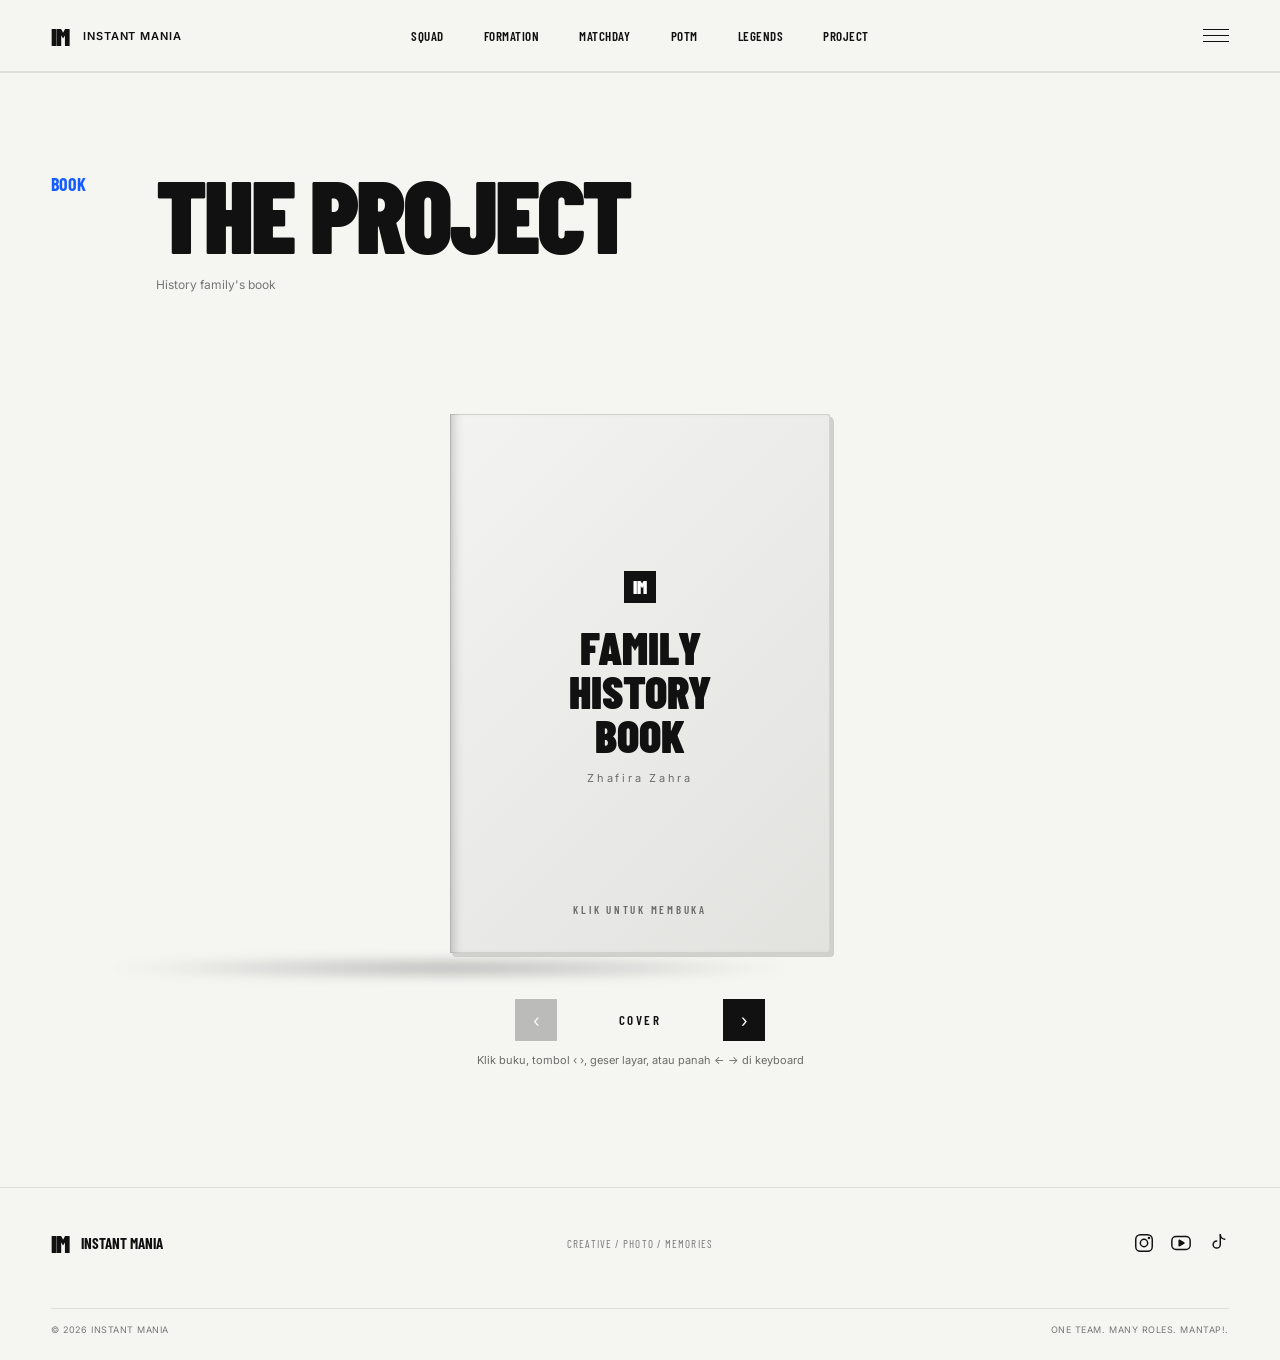
<file: history-book.html>
<!DOCTYPE html>
<html lang="id">
<head>
<meta charset="UTF-8">
<meta name="viewport" content="width=device-width, initial-scale=1.0">

<title>The Project — History Family's Book | Instant Mania</title>
<meta name="description" content="The Project — History family's book. Instant Mania.">

<meta property="og:type" content="website">
<meta property="og:title" content="The Project — History Family's Book | Instant Mania">
<meta property="og:description" content="History family's book.">
<meta property="og:url" content="https://instantmania.github.io/squad/history-book.html">
<meta property="og:image" content="https://instantmania.github.io/squad/assets/team.jpg">
<meta name="twitter:card" content="summary_large_image">

<link rel="icon" href="data:image/svg+xml,<svg xmlns='http://www.w3.org/2000/svg' viewBox='0 0 100 100'><rect width='100' height='100' fill='%23111'/><text x='50' y='70' font-size='58' font-weight='900' text-anchor='middle' fill='white' font-family='sans-serif'>IM</text></svg>">

<link rel="preconnect" href="https://fonts.googleapis.com">
<link rel="preconnect" href="https://fonts.gstatic.com" crossorigin>
<link href="https://fonts.googleapis.com/css2?family=Barlow+Condensed:wght@400;500;600;700;800;900&family=Inter:wght@400;500;600&display=swap" rel="stylesheet">

<link rel="stylesheet" href="room/style.css">
<link rel="stylesheet" href="room/legends.css">
<link rel="stylesheet" href="room/book.css">
</head>

<body>

<!-- =========================================
    HEADER
========================================= -->

<header class="header" id="header">

<a href="index.html#home" class="brand">
<span class="brand-mark">IM</span>
<span class="brand-name">INSTANT MANIA</span>
</a>

<nav class="nav">
<a href="index.html#squad">SQUAD</a>
<a href="index.html#formation">FORMATION</a>
<a href="index.html#matchday">MATCHDAY</a>
<a href="potm.html">POTM</a>
<a href="index.html#legends">LEGENDS</a>
<a href="index.html#projects">PROJECT</a>
</nav>

<div class="header-right">

<button class="menu-button" id="menuButton" aria-label="Menu" aria-expanded="false">
<span></span>
<span></span>
</button>
</div>

</header>


<main class="book-page">

<!-- =========================================
    THE PROJECT — FLIPBOOK
========================================= -->

<section class="section" id="project">

<div class="section-heading">

<div class="section-number">
BOOK
</div>

<div>
<h1>THE PROJECT</h1>

<p>
History family's book
</p>
</div>

</div>


<div class="bk-stage" id="stage">

<div class="bk-book" id="book">
<div class="bk-backcover"></div>
</div>

<div class="bk-controls">
<button type="button" id="prev" aria-label="Sebelumnya">‹</button>
<span class="bk-counter" id="counter">COVER</span>
<button type="button" id="next" aria-label="Berikutnya">›</button>
</div>

<div class="bk-tip">
Klik buku, tombol ‹ ›, geser layar, atau panah ← → di keyboard
</div>

</div>

</section>

</main>


<!-- =========================================
    FOOTER
========================================= -->

<footer class="footer">

<div class="footer-top">

<div class="footer-brand">
<span class="brand-mark">IM</span>
<strong>INSTANT MANIA</strong>
</div>

<div class="footer-tagline">
CREATIVE / PHOTO / MEMORIES
</div>

<div class="footer-social">

<a href="https://www.instagram.com/instantmania_" target="_blank" rel="noopener noreferrer" aria-label="Instagram">
<svg width="22" height="22" viewBox="0 0 24 24" fill="none" stroke="currentColor" stroke-width="1.6" stroke-linecap="round" stroke-linejoin="round" aria-hidden="true" focusable="false" style="display:block">
<rect x="3" y="3" width="18" height="18" rx="5"/>
<circle cx="12" cy="12" r="4"/>
<circle cx="17.4" cy="6.6" r=".6" fill="currentColor"/>
</svg>
</a>

<a href="https://www.youtube.com/@instantmania_" target="_blank" rel="noopener noreferrer" aria-label="YouTube">
<svg width="22" height="22" viewBox="0 0 24 24" fill="none" stroke="currentColor" stroke-width="1.6" stroke-linecap="round" stroke-linejoin="round" aria-hidden="true" focusable="false" style="display:block">
<rect x="2" y="5" width="20" height="14" rx="4.5"/>
<path d="M10 9v6l5.2-3z" fill="currentColor"/>
</svg>
</a>

<a href="https://www.tiktok.com/@USERNAME" target="_blank" rel="noopener noreferrer" aria-label="TikTok">
<svg width="22" height="22" viewBox="0 0 24 24" fill="none" stroke="currentColor" stroke-width="1.6" stroke-linecap="round" stroke-linejoin="round" aria-hidden="true" focusable="false" style="display:block">
<path d="M14.5 3v10.6a3.9 3.9 0 1 1-3.9-3.9"/>
<path d="M14.5 3c.3 2.7 2.1 4.6 4.9 4.8"/>
</svg>
</a>

</div>

</div>

<div class="footer-bottom">
<span>© 2026 INSTANT MANIA</span>
<span>ONE TEAM. MANY ROLES. MANTAP!.</span>
</div>

</footer>



<!-- urutan penting: data → script → book -->
<script src="room/data.js"></script>
<script src="room/script.js"></script>
<script src="room/book.js"></script>

</body>
</html>
</file>
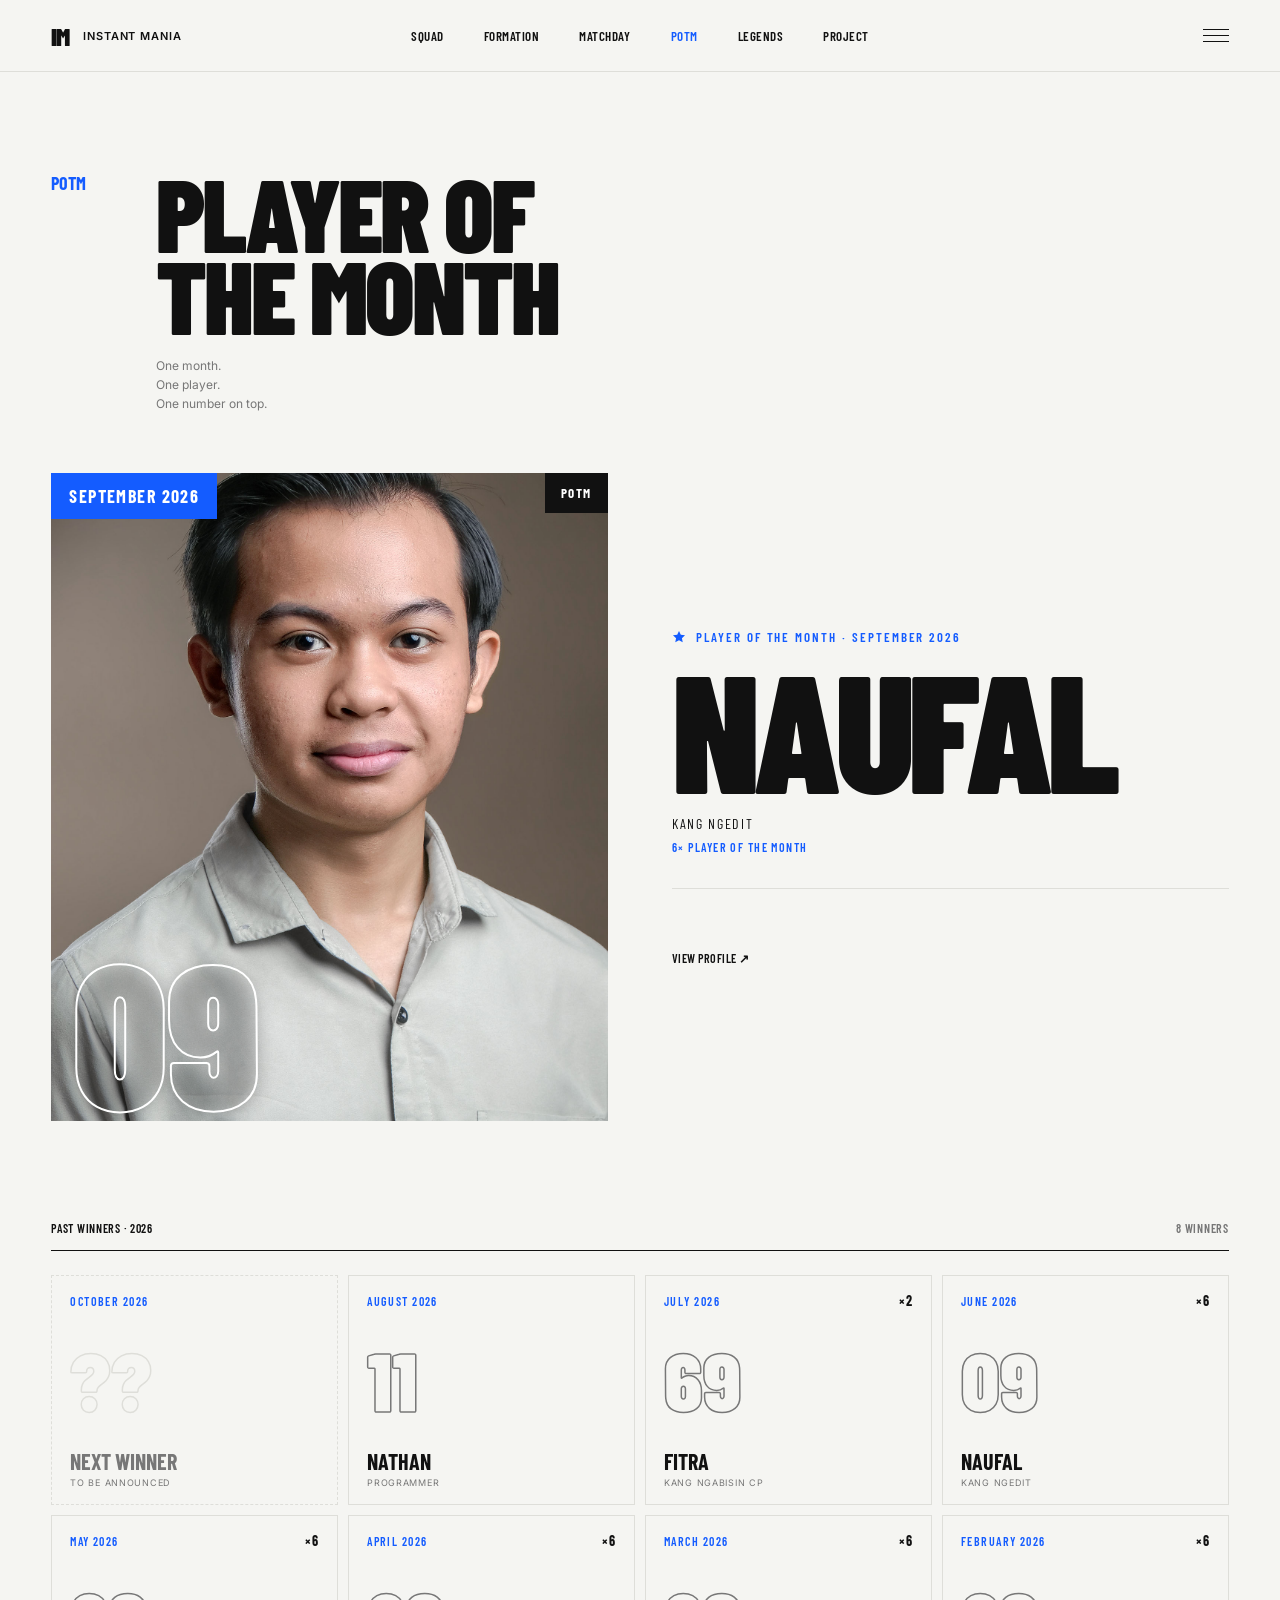
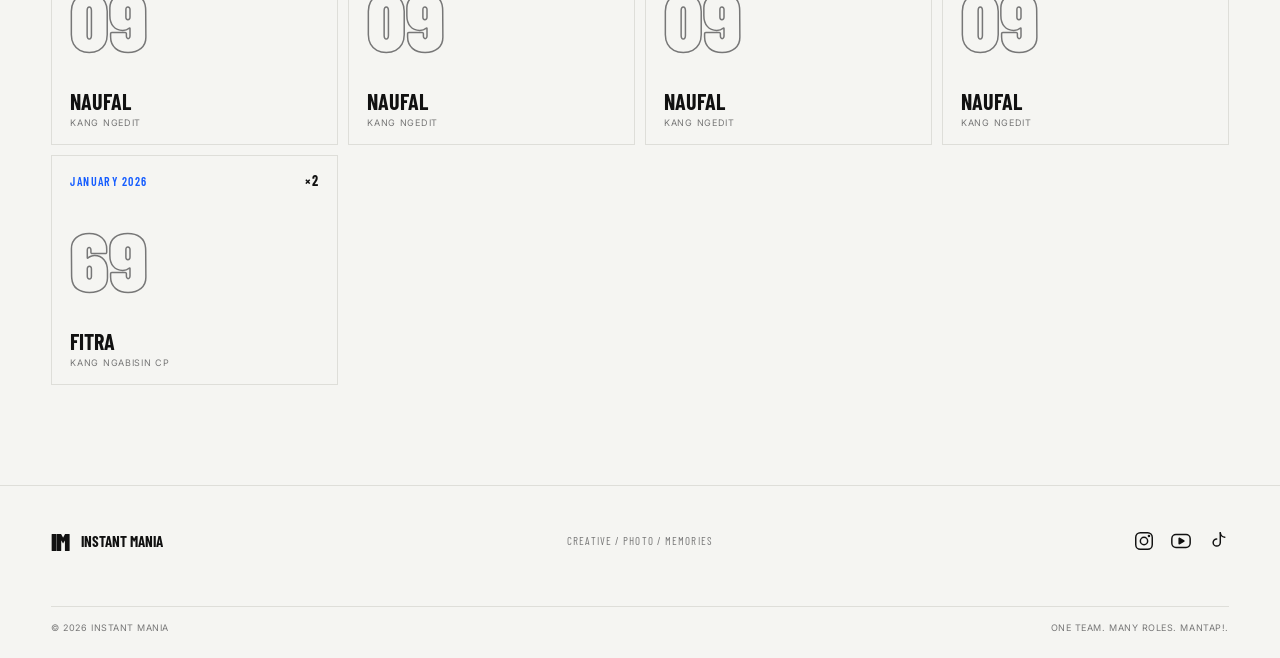
<file: potm.html>
<!DOCTYPE html>
<html lang="id">
<head>
<meta charset="UTF-8">
<meta name="viewport" content="width=device-width, initial-scale=1.0">

<title>Player of the Month — Instant Mania</title>
<meta name="description" content="Player of the Month Instant Mania. One month. One player. One number on top.">

<meta property="og:type" content="website">
<meta property="og:title" content="Player of the Month — Instant Mania">
<meta property="og:description" content="One month. One player. One number on top.">
<meta property="og:url" content="https://instantmania.github.io/squad/potm.html">
<meta property="og:image" content="https://instantmania.github.io/squad/assets/team.jpg">
<meta name="twitter:card" content="summary_large_image">

<link rel="icon" href="data:image/svg+xml,<svg xmlns='http://www.w3.org/2000/svg' viewBox='0 0 100 100'><rect width='100' height='100' fill='%23111'/><text x='50' y='70' font-size='58' font-weight='900' text-anchor='middle' fill='white' font-family='sans-serif'>IM</text></svg>">

<link rel="preconnect" href="https://fonts.googleapis.com">
<link rel="preconnect" href="https://fonts.gstatic.com" crossorigin>
<link href="https://fonts.googleapis.com/css2?family=Barlow+Condensed:wght@400;500;600;700;800;900&family=Inter:wght@400;500;600&display=swap" rel="stylesheet">

<link rel="stylesheet" href="room/style.css">
<link rel="stylesheet" href="room/legends.css">
<link rel="stylesheet" href="room/potm.css">
</head>

<body>

<!-- =========================================
    HEADER
========================================= -->

<header class="header" id="header">

<a href="index.html#home" class="brand">
<span class="brand-mark">IM</span>
<span class="brand-name">INSTANT MANIA</span>
</a>

<nav class="nav">
<a href="index.html#squad">SQUAD</a>
<a href="index.html#formation">FORMATION</a>
<a href="index.html#matchday">MATCHDAY</a>
<a href="potm.html" class="active" aria-current="page">POTM</a>
<a href="index.html#legends">LEGENDS</a>
<a href="index.html#projects">PROJECT</a>
</nav>

<div class="header-right">


<button class="menu-button" id="menuButton" aria-label="Menu" aria-expanded="false">
<span></span>
<span></span>
</button>
</div>

</header>


<main class="potm-page">

<div class="demo-banner" id="demoBanner" hidden>
MODE CONTOH
</div>


<!-- =========================================
    PEMENANG TERBARU
========================================= -->

<section class="section potm-hero" id="potm">

<div class="section-heading">

<div class="section-number">
POTM
</div>

<div>
<h1>PLAYER OF<br>THE MONTH</h1>

<p>
One month.<br>
One player.<br>
One number on top.
</p>
</div>

</div>


<div class="winner" id="winner"></div>

</section>


<!-- =========================================
    ARSIP
========================================= -->

<section class="section potm-archive" id="archive">

<div id="archiveBody"></div>

</section>

</main>


<!-- =========================================
    FOOTER
========================================= -->

<footer class="footer">

<div class="footer-top">

<div class="footer-brand">
<span class="brand-mark">IM</span>
<strong>INSTANT MANIA</strong>
</div>

<div class="footer-tagline">
CREATIVE / PHOTO / MEMORIES
</div>

<div class="footer-social">

<a href="https://www.instagram.com/instantmania_" target="_blank" rel="noopener noreferrer" aria-label="Instagram">
<svg width="22" height="22" viewBox="0 0 24 24" fill="none" stroke="currentColor" stroke-width="1.6" stroke-linecap="round" stroke-linejoin="round" aria-hidden="true" focusable="false" style="display:block">
<rect x="3" y="3" width="18" height="18" rx="5"/>
<circle cx="12" cy="12" r="4"/>
<circle cx="17.4" cy="6.6" r=".6" fill="currentColor"/>
</svg>
</a>

<a href="https://www.youtube.com/@instantmania_" target="_blank" rel="noopener noreferrer" aria-label="YouTube">
<svg width="22" height="22" viewBox="0 0 24 24" fill="none" stroke="currentColor" stroke-width="1.6" stroke-linecap="round" stroke-linejoin="round" aria-hidden="true" focusable="false" style="display:block">
<rect x="2" y="5" width="20" height="14" rx="4.5"/>
<path d="M10 9v6l5.2-3z" fill="currentColor"/>
</svg>
</a>

<a href="https://www.tiktok.com/@USERNAME" target="_blank" rel="noopener noreferrer" aria-label="TikTok">
<svg width="22" height="22" viewBox="0 0 24 24" fill="none" stroke="currentColor" stroke-width="1.6" stroke-linecap="round" stroke-linejoin="round" aria-hidden="true" focusable="false" style="display:block">
<path d="M14.5 3v10.6a3.9 3.9 0 1 1-3.9-3.9"/>
<path d="M14.5 3c.3 2.7 2.1 4.6 4.9 4.8"/>
</svg>
</a>

</div>

</div>

<div class="footer-bottom">
<span>© 2026 INSTANT MANIA</span>
<span>ONE TEAM. MANY ROLES. MANTAP!.</span>
</div>

</footer>


<!-- =========================================
    PLAYER MODAL (sama dengan di index.html)
    Ditutup dengan × / Esc / klik area gelap,
    halaman tetap di POTM.
========================================= -->

<div class="player-modal" id="playerModal" role="dialog" aria-modal="true" aria-labelledby="modalName">

<div class="modal-inner">

<button type="button" class="modal-close" id="modalClose" aria-label="Tutup">
×
</button>


<div class="modal-image">
<img id="modalImage" alt="">
</div>


<div class="modal-content">

<div class="modal-top">

<span class="modal-number" id="modalNumber">
69
</span>

<a class="modal-instagram" id="modalInstagram" target="_blank" rel="noopener noreferrer" aria-label="Instagram" hidden>
<svg width="20" height="20" viewBox="0 0 24 24" fill="none" stroke="currentColor" stroke-width="1.6" stroke-linecap="round" stroke-linejoin="round" aria-hidden="true" style="display:block">
<rect x="3" y="3" width="18" height="18" rx="5"/>
<circle cx="12" cy="12" r="4"/>
<circle cx="17.4" cy="6.6" r=".6" fill="currentColor"/>
</svg>
</a>

</div>

<h2 id="modalName">
FITRA
</h2>

<span class="modal-role" id="modalRole">
KANG NGABISIN CP
</span>


<div class="modal-divider"></div>


<div class="modal-row">

<span>POSITION</span>

<strong id="modalPosition">
Ujung Kiri
</strong>

</div>


<div class="modal-row">

<span>SPECIALITY</span>

<strong id="modalSpeciality">
Ngedit / Makan / Tidur
</strong>

</div>


<div class="modal-row">

<span id="modalJoinedLabel">JOINED</span>

<strong id="modalJoined">
2025
</strong>

</div>

</div>

</div>

</div>


<!-- urutan penting: data → potm → script -->
<script src="room/data.js"></script>
<script src="room/potm.js"></script>
<script src="room/script.js"></script>

</body>
</html>
</file>
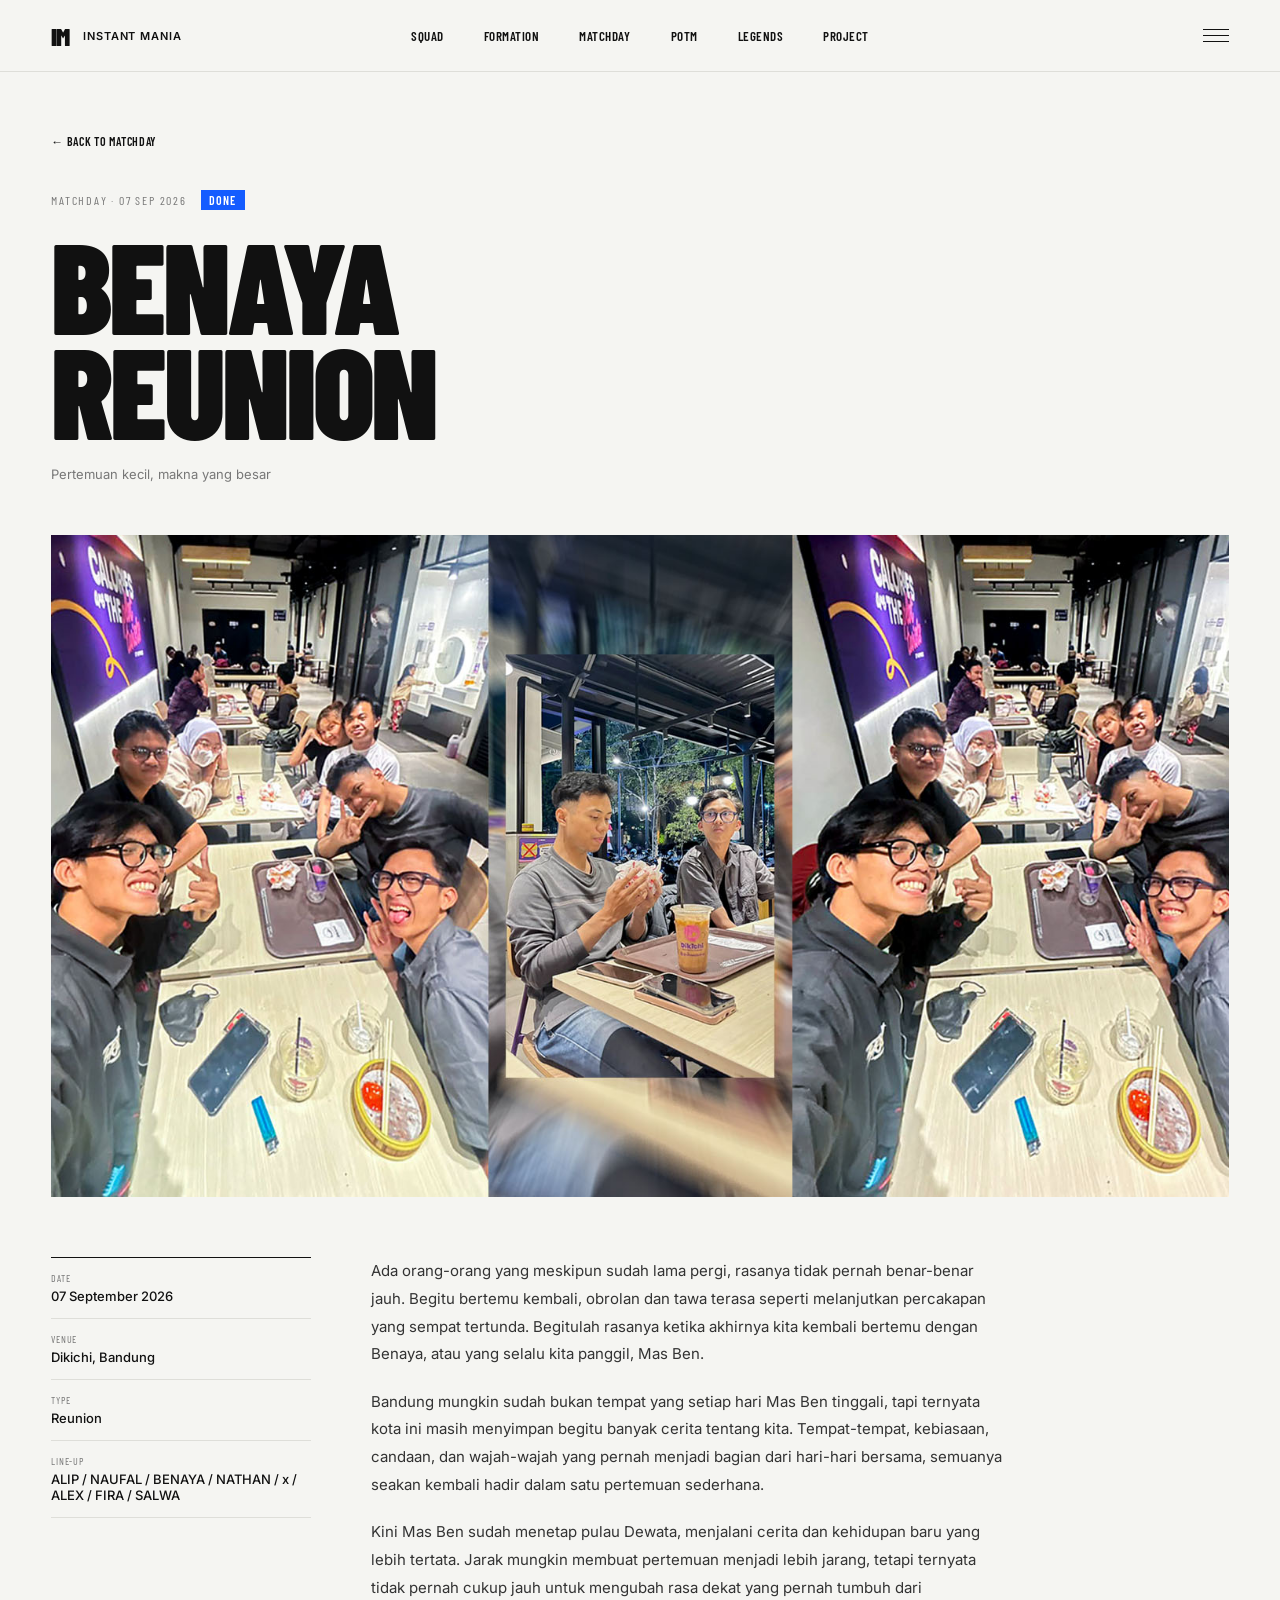
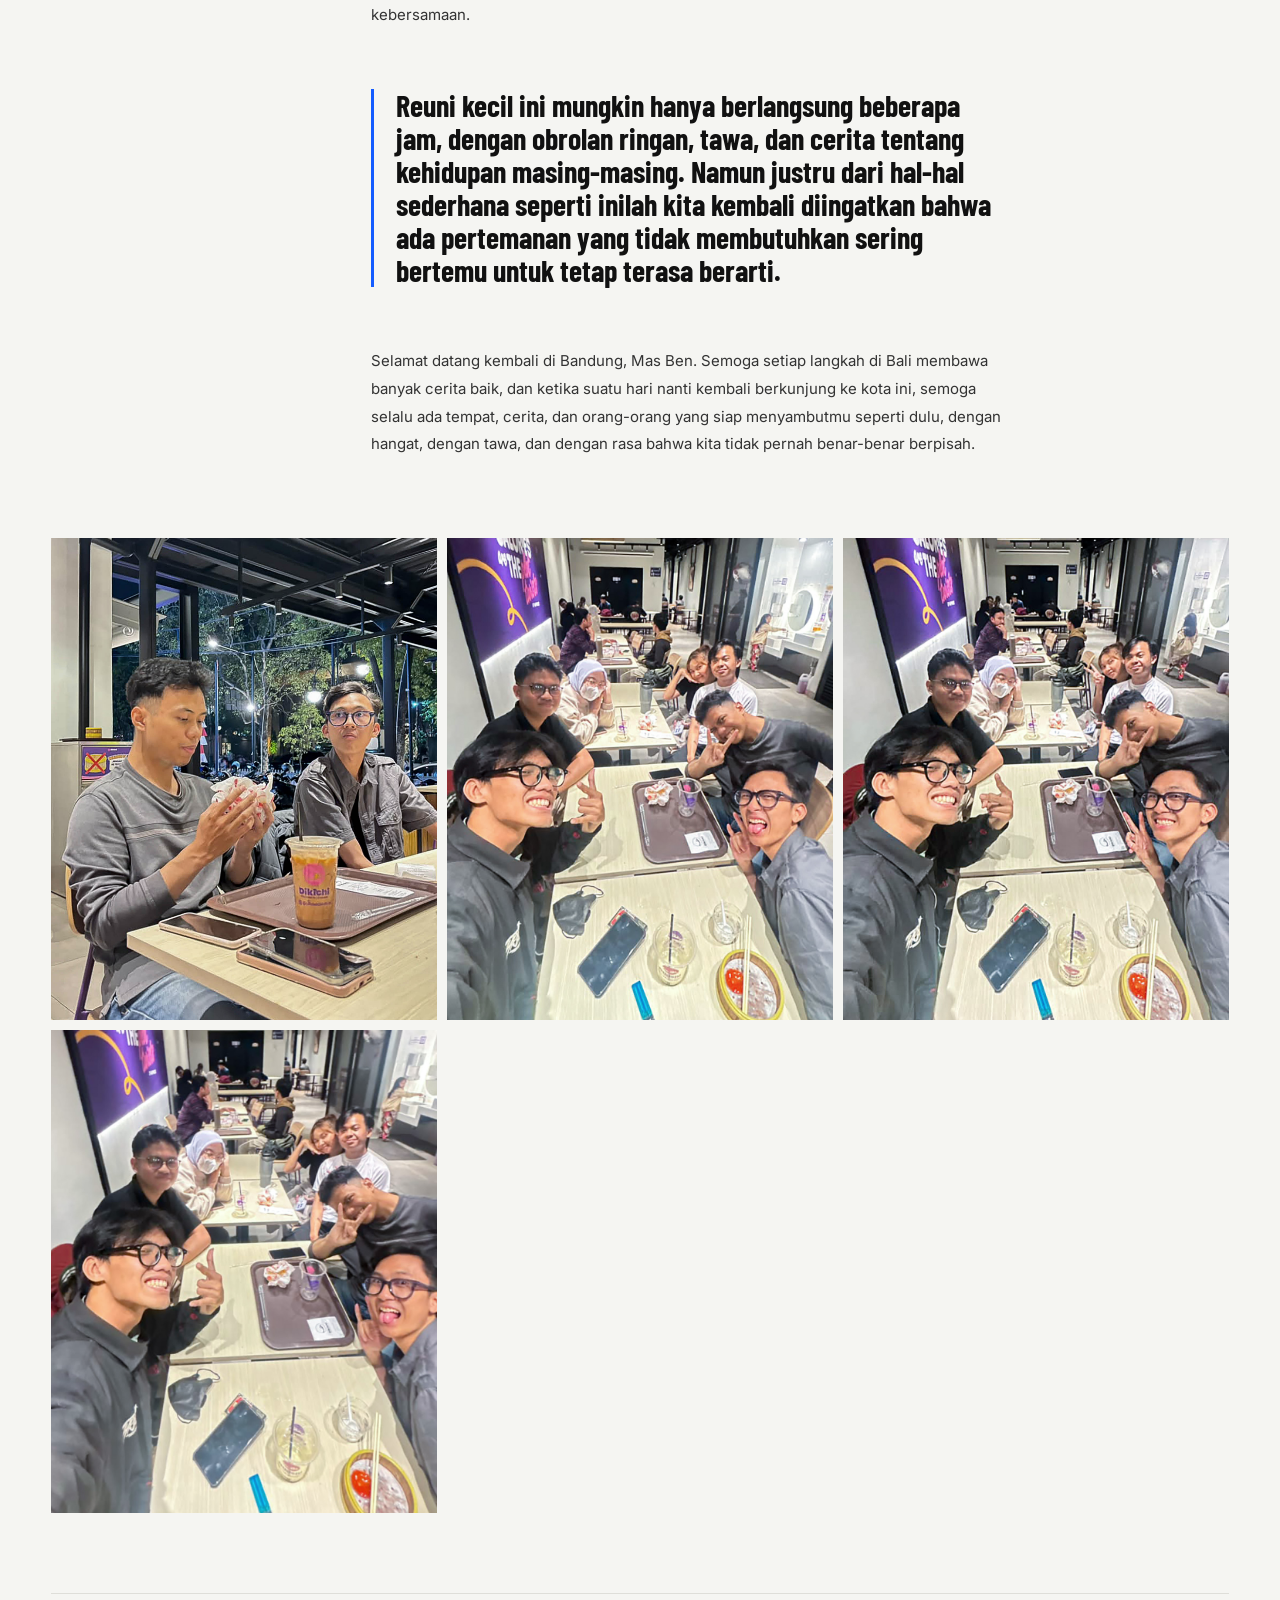
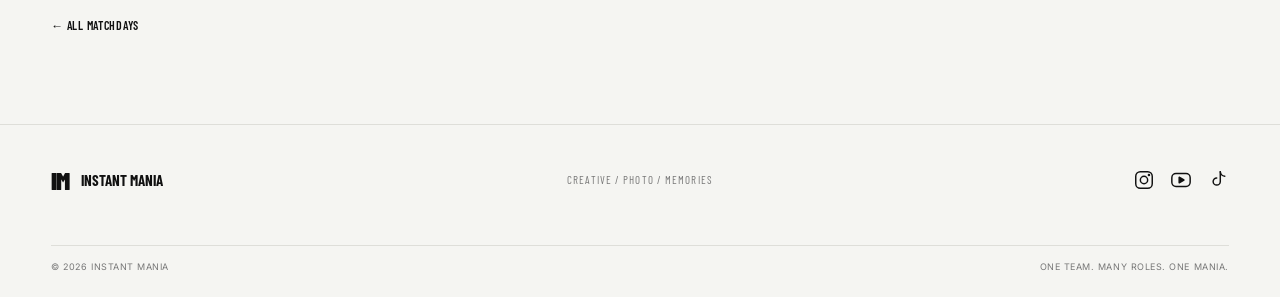
<file: matchday/benaya-reunion.html>
<!DOCTYPE html>
<html lang="id">
<head>
<meta charset="UTF-8">
<meta name="viewport" content="width=device-width, initial-scale=1.0">

<title>Benaya Reunion — Instant Mania</title>
<meta name="description" content="Matchday: Benaya Reunion — Dikichi, Bandung. Instant Mania.">

<!-- preview saat link dibagikan -->
<meta property="og:type" content="article">
<meta property="og:title" content="Nathan's Farewell — Instant Mania">
<meta property="og:description" content="Matchday: Nathan's Farewell — Submarine, Bandung.">
<meta property="og:url" content="https://instantmania.github.io/squad/matchday/nathans-farewell.html">
<meta property="og:image" content="https://instantmania.github.io/squad/assets/project.jpg">
<meta name="twitter:card" content="summary_large_image">

<link rel="icon" href="data:image/svg+xml,<svg xmlns='http://www.w3.org/2000/svg' viewBox='0 0 100 100'><rect width='100' height='100' fill='%23111'/><text x='50' y='70' font-size='58' font-weight='900' text-anchor='middle' fill='white' font-family='sans-serif'>IM</text></svg>">

<link rel="preconnect" href="https://fonts.googleapis.com">
<link rel="preconnect" href="https://fonts.gstatic.com" crossorigin>
<link href="https://fonts.googleapis.com/css2?family=Barlow+Condensed:wght@400;500;600;700;800;900&family=Inter:wght@400;500;600&display=swap" rel="stylesheet">

<link rel="stylesheet" href="../room/style.css">
<link rel="stylesheet" href="../room/legends.css">
<link rel="stylesheet" href="../room/matchday.css">
</head>

<body>

<!-- =========================================
    HEADER (sama dengan halaman utama)
========================================= -->

<header class="header" id="header">

<a href="../index.html#home" class="brand">
<span class="brand-mark">IM</span>
<span class="brand-name">INSTANT MANIA</span>
</a>

<nav class="nav">
<a href="../index.html#squad">SQUAD</a>
<a href="../index.html#formation">FORMATION</a>
<a href="../index.html#matchday">MATCHDAY</a>
<a href="../index.html#potm">POTM</a>
<a href="../index.html#legends">LEGENDS</a>
<a href="../index.html#projects">PROJECT</a>
</nav>

<div class="header-right">
<span class="language"></span>

<button class="menu-button" id="menuButton" aria-label="Menu" aria-expanded="false">
<span></span>
<span></span>
</button>
</div>

</header>


<main class="article">

<a href="../index.html#matchday" class="article-back">
← BACK TO MATCHDAY
</a>


<!-- =========================================
    JUDUL
========================================= -->

<div class="article-head">

<div class="article-kicker">
<span>MATCHDAY · 07 SEP 2026</span>
<span class="article-status">DONE</span>
</div>

<h1>
BENAYA<br>
REUNION
</h1>

<p class="article-tagline">
Pertemuan kecil, makna yang besar
</p>

</div>


<figure class="article-cover">
<img src="../assets/matchday/benayareunion/benayareunion.jpg" alt="Benaya Reunion">
</figure>


<!-- =========================================
    ISI
========================================= -->

<div class="article-layout">

<dl class="article-facts">

<div>
<dt>DATE</dt>
<dd>07 September 2026</dd>
</div>

<div>
<dt>VENUE</dt>
<dd>Dikichi, Bandung</dd>
</div>

<div>
<dt>TYPE</dt>
<dd>Reunion</dd>
</div>

<div>
<dt>LINE-UP</dt>
<dd>ALIP / NAUFAL / BENAYA / NATHAN / x / ALEX / FIRA / SALWA</dd>
</div>

</dl>


<div class="article-text">

<p>
Ada orang-orang yang meskipun sudah lama pergi, rasanya tidak pernah benar-benar jauh. Begitu bertemu kembali, obrolan dan tawa terasa seperti melanjutkan percakapan yang sempat tertunda. Begitulah rasanya ketika akhirnya kita kembali bertemu dengan Benaya, atau yang selalu kita panggil, Mas Ben.

<p>
Bandung mungkin sudah bukan tempat yang setiap hari Mas Ben tinggali, tapi ternyata kota ini masih menyimpan begitu banyak cerita tentang kita. Tempat-tempat, kebiasaan, candaan, dan wajah-wajah yang pernah menjadi bagian dari hari-hari bersama, semuanya seakan kembali hadir dalam satu pertemuan sederhana.

<p>
Kini Mas Ben sudah menetap pulau Dewata, menjalani cerita dan kehidupan baru yang lebih tertata. Jarak mungkin membuat pertemuan menjadi lebih jarang, tetapi ternyata tidak pernah cukup jauh untuk mengubah rasa dekat yang pernah tumbuh dari kebersamaan.
</p>

<blockquote class="article-quote">
Reuni kecil ini mungkin hanya berlangsung beberapa jam, dengan obrolan ringan, tawa, dan cerita tentang kehidupan masing-masing. Namun justru dari hal-hal sederhana seperti inilah kita kembali diingatkan bahwa ada pertemanan yang tidak membutuhkan sering bertemu untuk tetap terasa berarti.
</blockquote>

<p>
Selamat datang kembali di Bandung, Mas Ben. Semoga setiap langkah di Bali membawa banyak cerita baik, dan ketika suatu hari nanti kembali berkunjung ke kota ini, semoga selalu ada tempat, cerita, dan orang-orang yang siap menyambutmu seperti dulu, dengan hangat, dengan tawa, dan dengan rasa bahwa kita tidak pernah benar-benar berpisah.
</p>

</div>

</div>


<!-- =========================================
    GALERI
    Foto di assets/matchday/benayareunion/
    Foto yang belum ada otomatis hilang.
========================================= -->

<div class="article-gallery">

<figure>
<img src="../assets/matchday/benayareunion/01.jpg" alt="Benaya Reunion — foto 1" loading="lazy" onerror="this.closest('figure').remove()">
</figure>

<figure>
<img src="../assets/matchday/benayareunion/02.jpg" alt="Benaya Reunion — foto 2" loading="lazy" onerror="this.closest('figure').remove()">
</figure>

<figure>
<img src="../assets/matchday/benayareunion/03.jpg" alt="Benaya Reunion — foto 3" loading="lazy" onerror="this.closest('figure').remove()">
</figure>

<figure>
<img src="../assets/matchday/benayareunion/04.jpg" alt="Benaya Reunion — foto 3" loading="lazy" onerror="this.closest('figure').remove()">
</figure>

</div>


<div class="article-footer-nav">
<a href="../index.html#matchday" class="article-back">
← ALL MATCHDAYS
</a>
</div>

</main>


<!-- =========================================
    FOOTER
========================================= -->

<footer class="footer">

<div class="footer-top">

<div class="footer-brand">
<span class="brand-mark">IM</span>
<strong>INSTANT MANIA</strong>
</div>

<div class="footer-tagline">
CREATIVE / PHOTO / MEMORIES
</div>

<div class="footer-social">

<a href="https://www.instagram.com/instantmania_" target="_blank" rel="noopener noreferrer" aria-label="Instagram">
<svg width="22" height="22" viewBox="0 0 24 24" fill="none" stroke="currentColor" stroke-width="1.6" stroke-linecap="round" stroke-linejoin="round" aria-hidden="true" focusable="false" style="display:block">
<rect x="3" y="3" width="18" height="18" rx="5"/>
<circle cx="12" cy="12" r="4"/>
<circle cx="17.4" cy="6.6" r=".6" fill="currentColor"/>
</svg>
</a>

<a href="https://www.youtube.com/@instantmania_" target="_blank" rel="noopener noreferrer" aria-label="YouTube">
<svg width="22" height="22" viewBox="0 0 24 24" fill="none" stroke="currentColor" stroke-width="1.6" stroke-linecap="round" stroke-linejoin="round" aria-hidden="true" focusable="false" style="display:block">
<rect x="2" y="5" width="20" height="14" rx="4.5"/>
<path d="M10 9v6l5.2-3z" fill="currentColor"/>
</svg>
</a>

<a href="https://www.tiktok.com/@USERNAME" target="_blank" rel="noopener noreferrer" aria-label="TikTok">
<svg width="22" height="22" viewBox="0 0 24 24" fill="none" stroke="currentColor" stroke-width="1.6" stroke-linecap="round" stroke-linejoin="round" aria-hidden="true" focusable="false" style="display:block">
<path d="M14.5 3v10.6a3.9 3.9 0 1 1-3.9-3.9"/>
<path d="M14.5 3c.3 2.7 2.1 4.6 4.9 4.8"/>
</svg>
</a>

</div>

</div>

<div class="footer-bottom">
<span>© 2026 INSTANT MANIA</span>
<span>ONE TEAM. MANY ROLES. ONE MANIA.</span>
</div>

</footer>


<script src="../room/article.js"></script>
<script src="../room/lightbox.js"></script>

</body>
</html>
</file>
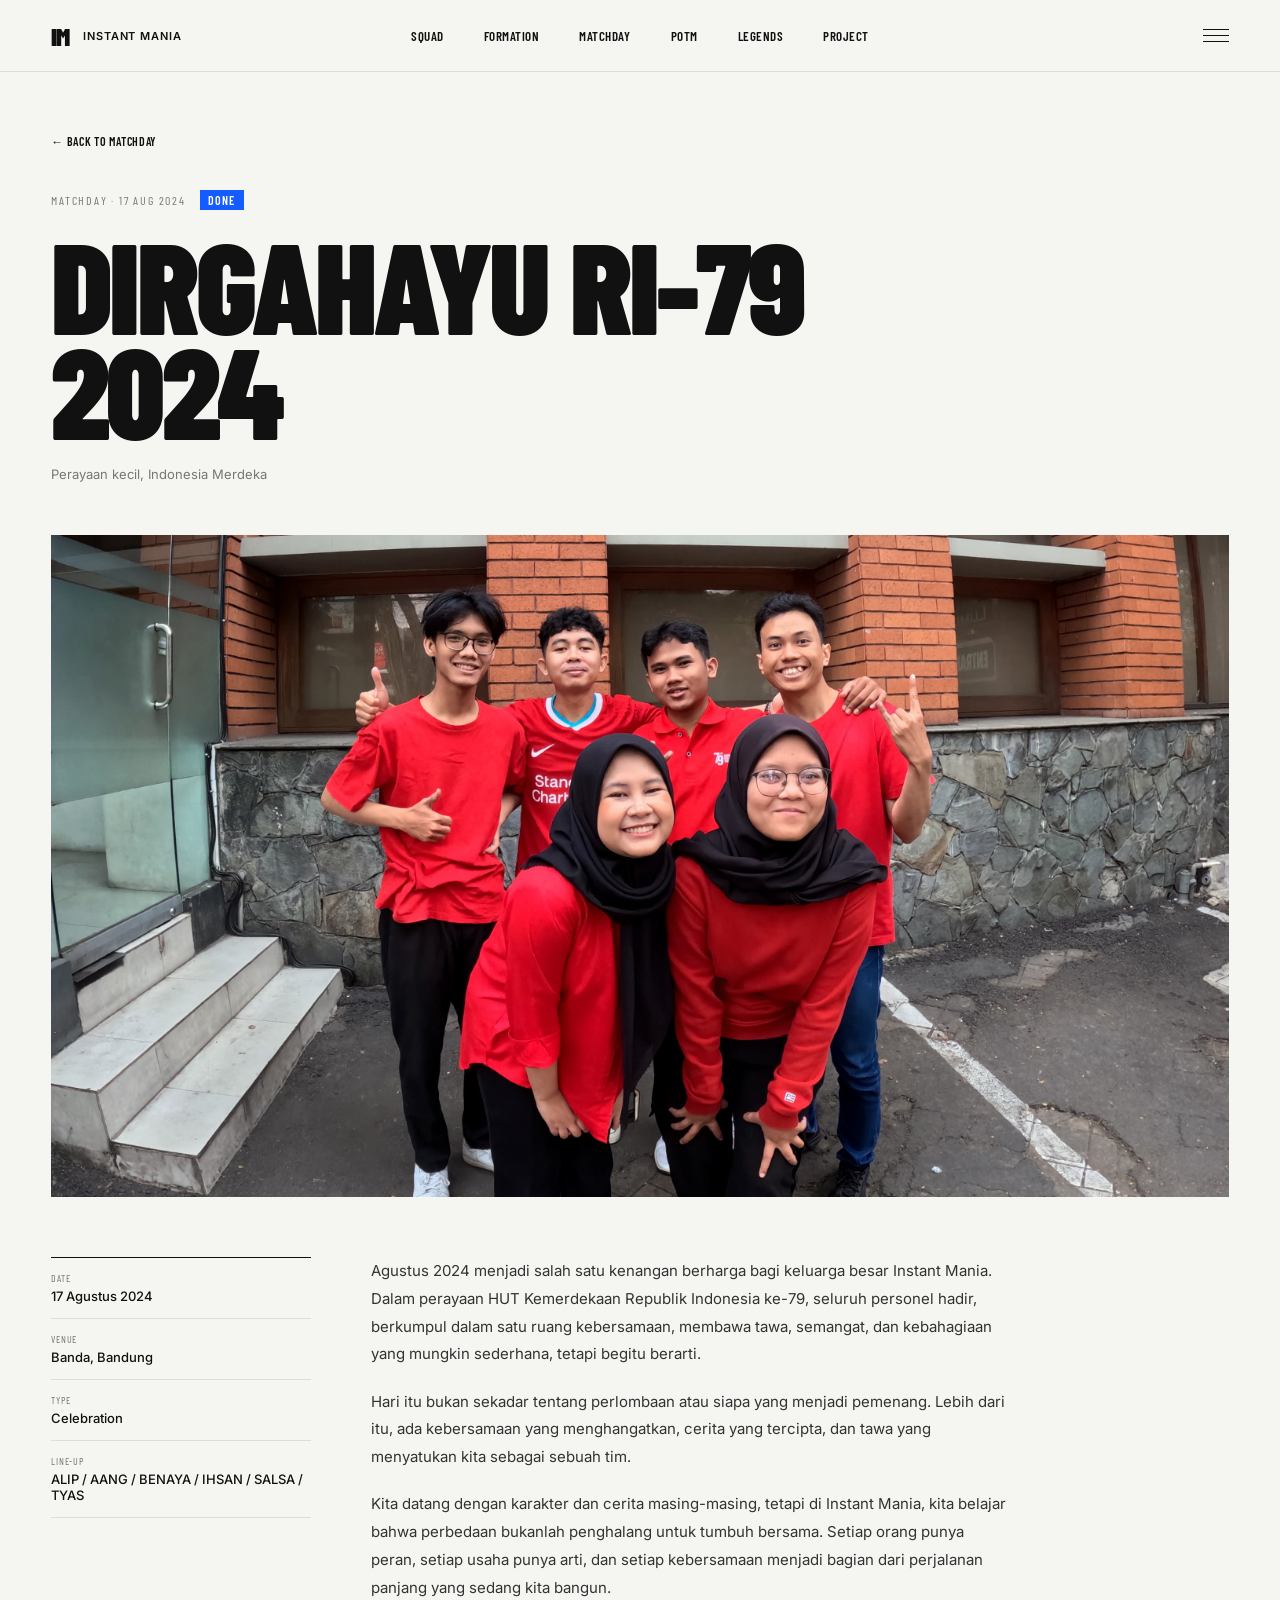
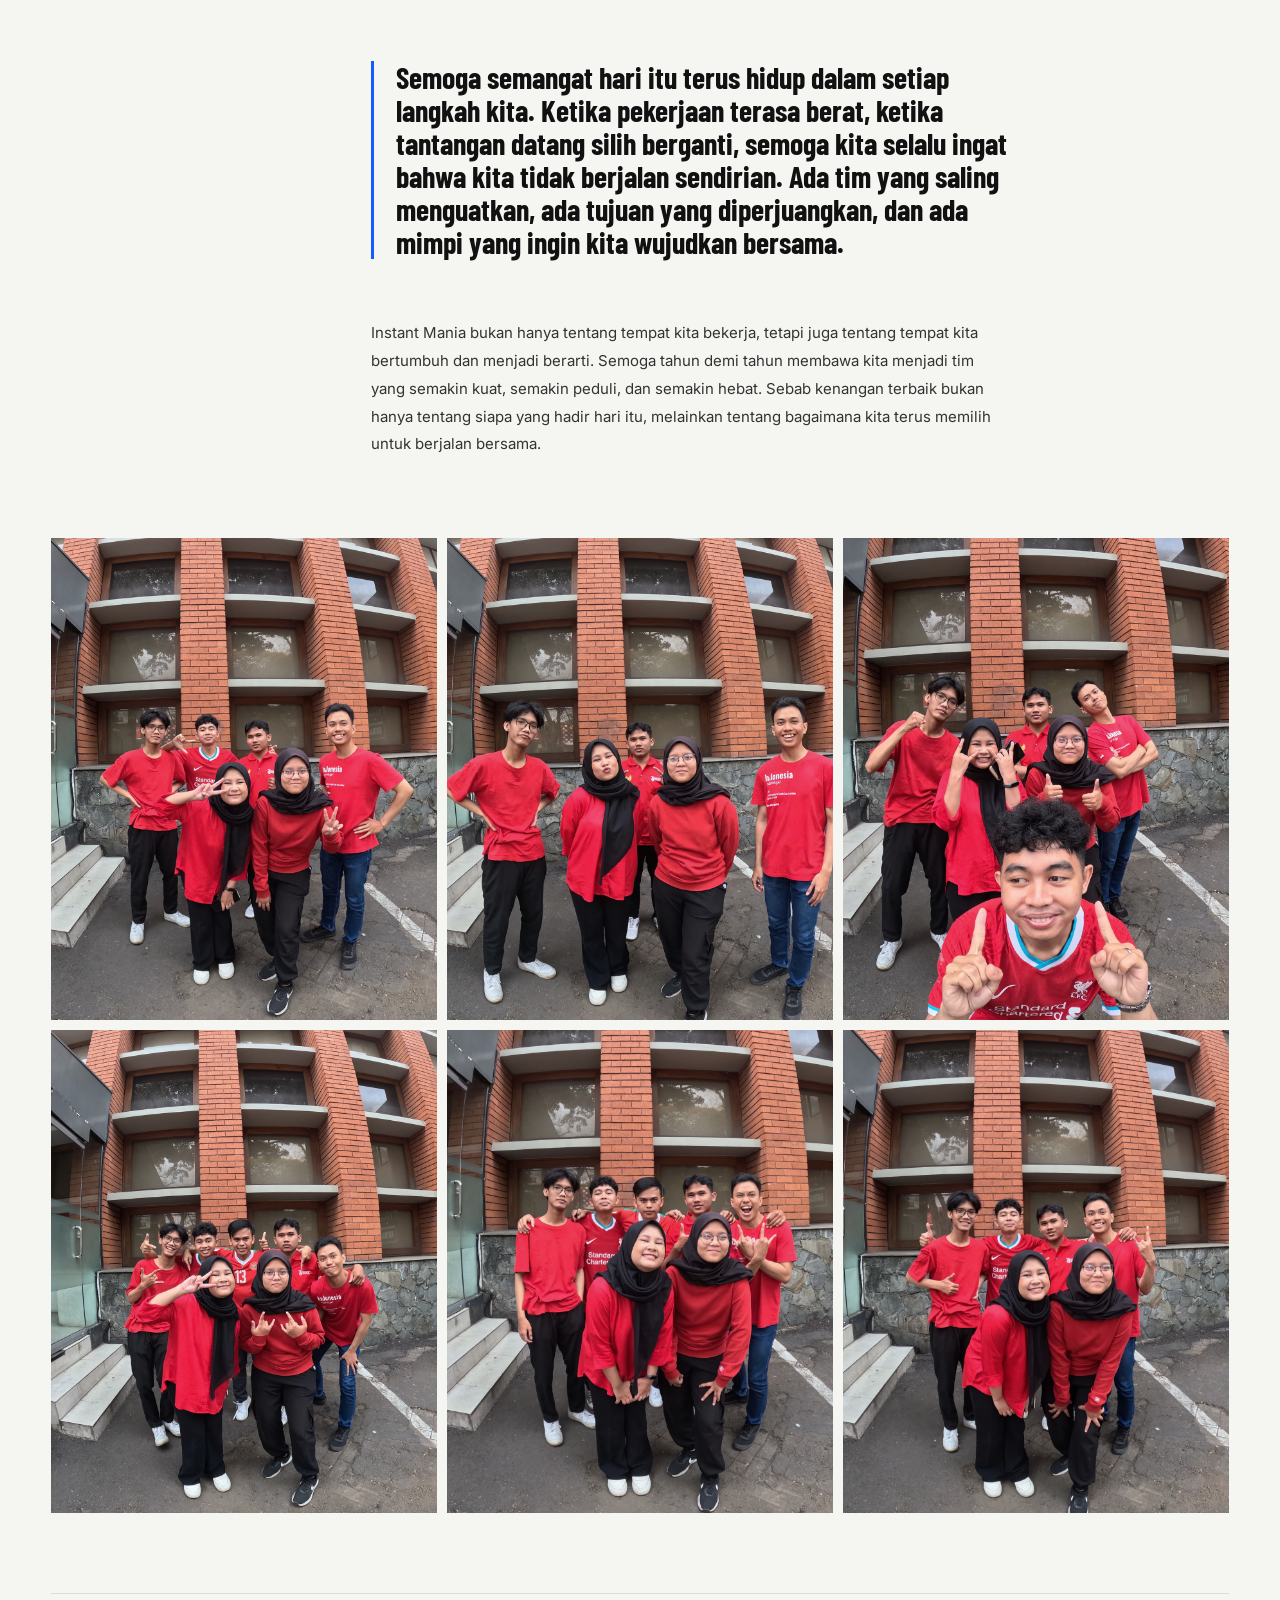
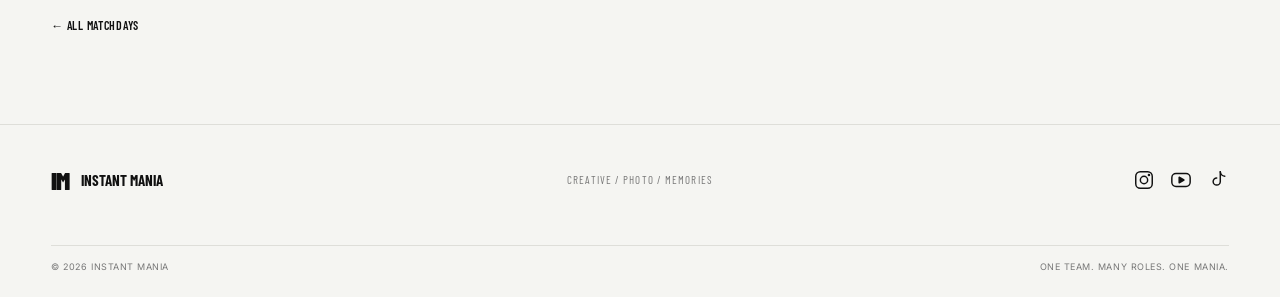
<file: matchday/dirgahayu_2024.html>
<!DOCTYPE html>
<html lang="id">
<head>
<meta charset="UTF-8">
<meta name="viewport" content="width=device-width, initial-scale=1.0">

<title>Dirgahayu RI 2024 — Instant Mania</title>
<meta name="description" content="Matchday: HUT RI 2024 — Banda, Bandung. Instant Mania.">

<!-- preview saat link dibagikan -->
<meta property="og:type" content="article">
<meta property="og:title" content="HUT RI 2024 — Banda — Instant Mania">
<meta property="og:description" content="Matchday: HUT RI 2024 — Banda — Banda, Bandung.">
<meta property="og:url" content="https://instantmania.github.io/squad/matchday/dirgahayu_2024.html">
<meta property="og:image" content="https://instantmania.github.io/squad/assets/project.jpg">
<meta name="twitter:card" content="summary_large_image">

<link rel="icon" href="data:image/svg+xml,<svg xmlns='http://www.w3.org/2000/svg' viewBox='0 0 100 100'><rect width='100' height='100' fill='%23111'/><text x='50' y='70' font-size='58' font-weight='900' text-anchor='middle' fill='white' font-family='sans-serif'>IM</text></svg>">

<link rel="preconnect" href="https://fonts.googleapis.com">
<link rel="preconnect" href="https://fonts.gstatic.com" crossorigin>
<link href="https://fonts.googleapis.com/css2?family=Barlow+Condensed:wght@400;500;600;700;800;900&family=Inter:wght@400;500;600&display=swap" rel="stylesheet">

<link rel="stylesheet" href="../room/style.css">
<link rel="stylesheet" href="../room/legends.css">
<link rel="stylesheet" href="../room/matchday.css">
</head>

<body>

<!-- =========================================
    HEADER (sama dengan halaman utama)
========================================= -->

<header class="header" id="header">

<a href="../index.html#home" class="brand">
<span class="brand-mark">IM</span>
<span class="brand-name">INSTANT MANIA</span>
</a>

<nav class="nav">
<a href="../index.html#squad">SQUAD</a>
<a href="../index.html#formation">FORMATION</a>
<a href="../index.html#matchday">MATCHDAY</a>
<a href="../index.html#potm">POTM</a>
<a href="../index.html#legends">LEGENDS</a>
<a href="../index.html#projects">PROJECT</a>
</nav>

<div class="header-right">
<span class="language"></span>

<button class="menu-button" id="menuButton" aria-label="Menu" aria-expanded="false">
<span></span>
<span></span>
</button>
</div>

</header>


<main class="article">

<a href="../index.html#matchday" class="article-back">
← BACK TO MATCHDAY
</a>


<!-- =========================================
    JUDUL
========================================= -->

<div class="article-head">

<div class="article-kicker">
<span>MATCHDAY · 17 AUG 2024</span>
<span class="article-status">DONE</span>
</div>

<h1>
DIRGAHAYU RI-79<br>
2024
</h1>

<p class="article-tagline">
Perayaan kecil, Indonesia Merdeka
</p>

</div>


<figure class="article-cover">
<img src="../assets/matchday/dirgahayu_2024/dirgahayu_2024.jpg" alt="DIRGAHAYU RI-81">
</figure>


<!-- =========================================
    ISI
========================================= -->

<div class="article-layout">

<dl class="article-facts">

<div>
<dt>DATE</dt>
<dd>17 Agustus 2024</dd>
</div>

<div>
<dt>VENUE</dt>
<dd>Banda, Bandung</dd>
</div>

<div>
<dt>TYPE</dt>
<dd>Celebration</dd>
</div>

<div>
<dt>LINE-UP</dt>
<dd>ALIP / AANG / BENAYA / IHSAN / SALSA / TYAS </dd>
</div>

</dl>


<div class="article-text">

<p>
Agustus 2024 menjadi salah satu kenangan berharga bagi keluarga besar Instant Mania. Dalam perayaan HUT Kemerdekaan Republik Indonesia ke-79, seluruh personel hadir, berkumpul dalam satu ruang kebersamaan, membawa tawa, semangat, dan kebahagiaan yang mungkin sederhana, tetapi begitu berarti.
<p>
Hari itu bukan sekadar tentang perlombaan atau siapa yang menjadi pemenang. Lebih dari itu, ada kebersamaan yang menghangatkan, cerita yang tercipta, dan tawa yang menyatukan kita sebagai sebuah tim.
<p>
Kita datang dengan karakter dan cerita masing-masing, tetapi di Instant Mania, kita belajar bahwa perbedaan bukanlah penghalang untuk tumbuh bersama. Setiap orang punya peran, setiap usaha punya arti, dan setiap kebersamaan menjadi bagian dari perjalanan panjang yang sedang kita bangun.
</p>

<blockquote class="article-quote">
Semoga semangat hari itu terus hidup dalam setiap langkah kita. Ketika pekerjaan terasa berat, ketika tantangan datang silih berganti, semoga kita selalu ingat bahwa kita tidak berjalan sendirian. Ada tim yang saling menguatkan, ada tujuan yang diperjuangkan, dan ada mimpi yang ingin kita wujudkan bersama.
</blockquote>

<p>
Instant Mania bukan hanya tentang tempat kita bekerja, tetapi juga tentang tempat kita bertumbuh dan menjadi berarti. Semoga tahun demi tahun membawa kita menjadi tim yang semakin kuat, semakin peduli, dan semakin hebat. Sebab kenangan terbaik bukan hanya tentang siapa yang hadir hari itu, melainkan tentang bagaimana kita terus memilih untuk berjalan bersama.
</p>

</div>

</div>


<!-- =========================================
    GALERI
    Foto di assets/matchday/benayareunion/
    Foto yang belum ada otomatis hilang.
========================================= -->

<div class="article-gallery">

<figure>
<img src="../assets/matchday/dirgahayu_2024/01.jpg" alt="dirgahayu_2024 — foto 1" loading="lazy" onerror="this.closest('figure').remove()">
</figure>

<figure>
<img src="../assets/matchday/dirgahayu_2024/02.jpg" alt="dirgahayu_2024 — foto 2" loading="lazy" onerror="this.closest('figure').remove()">
</figure>

<figure>
<img src="../assets/matchday/dirgahayu_2024/03.jpg" alt="dirgahayu_2024 — foto 3" loading="lazy" onerror="this.closest('figure').remove()">
</figure>

<figure>
<img src="../assets/matchday/dirgahayu_2024/04.jpg" alt="dirgahayu_2024 — foto 4" loading="lazy" onerror="this.closest('figure').remove()">
</figure>

<figure>
<img src="../assets/matchday/dirgahayu_2024/05.jpg" alt="dirgahayu_2024 — foto 5" loading="lazy" onerror="this.closest('figure').remove()">
</figure>

<figure>
<img src="../assets/matchday/dirgahayu_2024/06.jpg" alt="dirgahayu_2024 — foto 6" loading="lazy" onerror="this.closest('figure').remove()">
</figure>
</div>


<div class="article-footer-nav">
<a href="../index.html#matchday" class="article-back">
← ALL MATCHDAYS
</a>
</div>

</main>


<!-- =========================================
    FOOTER
========================================= -->

<footer class="footer">

<div class="footer-top">

<div class="footer-brand">
<span class="brand-mark">IM</span>
<strong>INSTANT MANIA</strong>
</div>

<div class="footer-tagline">
CREATIVE / PHOTO / MEMORIES
</div>

<div class="footer-social">

<a href="https://www.instagram.com/instantmania_" target="_blank" rel="noopener noreferrer" aria-label="Instagram">
<svg width="22" height="22" viewBox="0 0 24 24" fill="none" stroke="currentColor" stroke-width="1.6" stroke-linecap="round" stroke-linejoin="round" aria-hidden="true" focusable="false" style="display:block">
<rect x="3" y="3" width="18" height="18" rx="5"/>
<circle cx="12" cy="12" r="4"/>
<circle cx="17.4" cy="6.6" r=".6" fill="currentColor"/>
</svg>
</a>

<a href="https://www.youtube.com/@instantmania_" target="_blank" rel="noopener noreferrer" aria-label="YouTube">
<svg width="22" height="22" viewBox="0 0 24 24" fill="none" stroke="currentColor" stroke-width="1.6" stroke-linecap="round" stroke-linejoin="round" aria-hidden="true" focusable="false" style="display:block">
<rect x="2" y="5" width="20" height="14" rx="4.5"/>
<path d="M10 9v6l5.2-3z" fill="currentColor"/>
</svg>
</a>

<a href="https://www.tiktok.com/@USERNAME" target="_blank" rel="noopener noreferrer" aria-label="TikTok">
<svg width="22" height="22" viewBox="0 0 24 24" fill="none" stroke="currentColor" stroke-width="1.6" stroke-linecap="round" stroke-linejoin="round" aria-hidden="true" focusable="false" style="display:block">
<path d="M14.5 3v10.6a3.9 3.9 0 1 1-3.9-3.9"/>
<path d="M14.5 3c.3 2.7 2.1 4.6 4.9 4.8"/>
</svg>
</a>

</div>

</div>

<div class="footer-bottom">
<span>© 2026 INSTANT MANIA</span>
<span>ONE TEAM. MANY ROLES. ONE MANIA.</span>
</div>

</footer>


<script src="../room/article.js"></script>
<script src="../room/lightbox.js"></script>

</body>
</html>
</file>
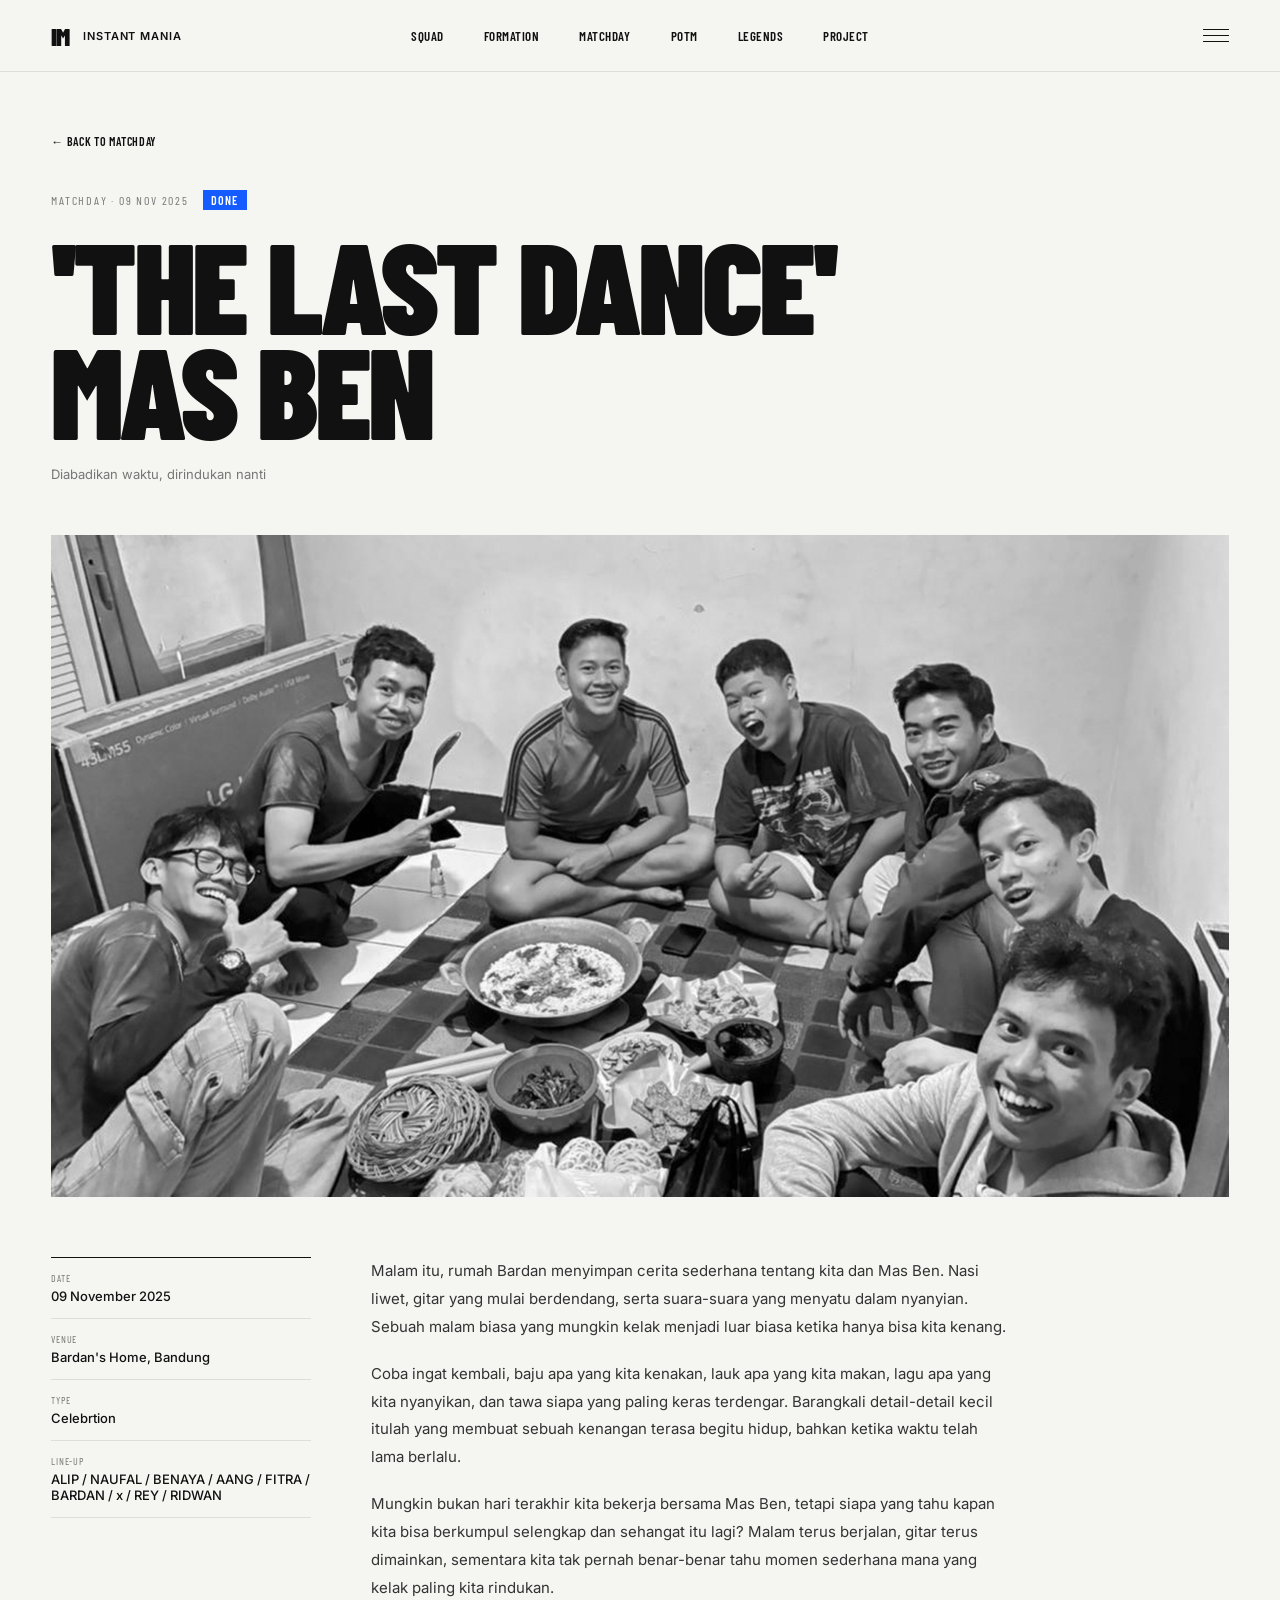
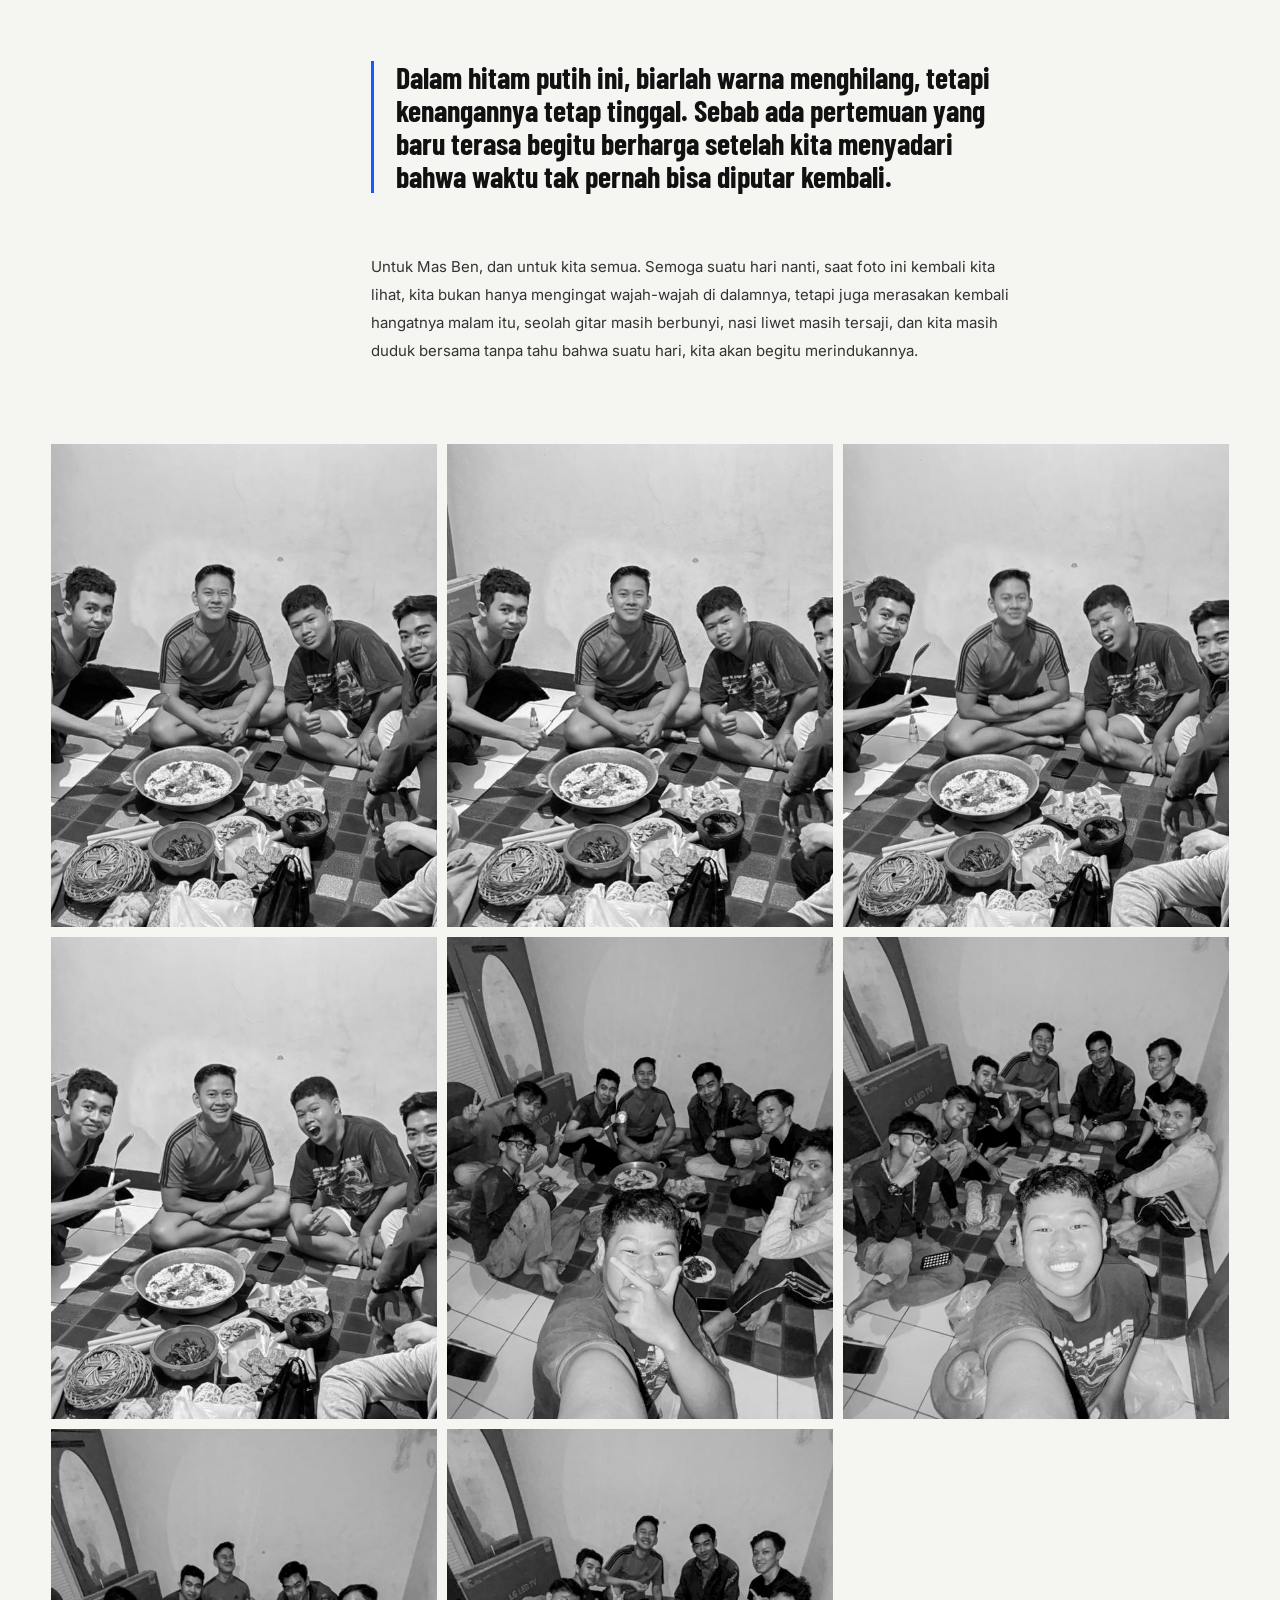
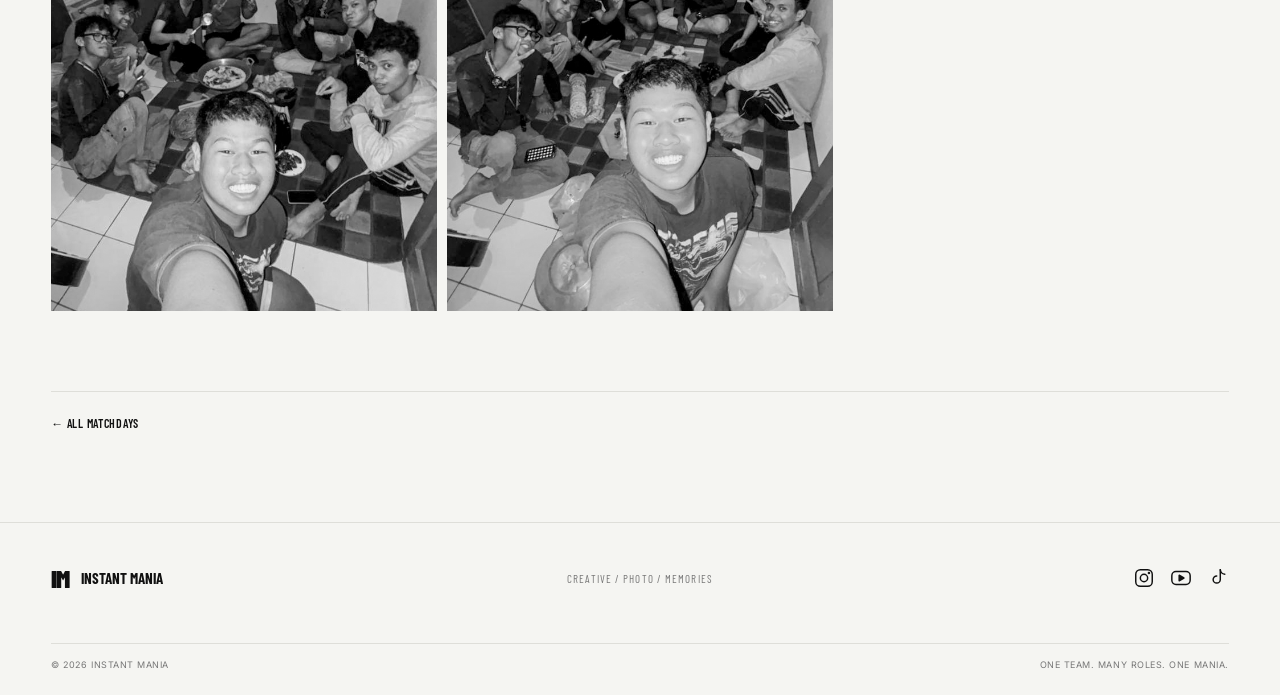
<file: matchday/last_dance.html>
<!DOCTYPE html>
<html lang="id">
<head>
<meta charset="UTF-8">
<meta name="viewport" content="width=device-width, initial-scale=1.0">

<title>'The Last Dance' Mas Ben — Instant Mania</title>
<meta name="description" content="Matchday: 'The Last Dance' Mas Ben — Bardan's Home, Bandung. Instant Mania.">

<!-- preview saat link dibagikan -->
<meta property="og:type" content="article">
<meta property="og:title" content="'The Last Dance' Mas Ben — Instant Mania">
<meta property="og:description" content="Matchday: 'The Last Dance' Mas Ben — Bardan's Home, Bandung.">
<meta property="og:url" content="https://instantmania.github.io/squad/matchday/lastdancemasben.html">
<meta property="og:image" content="https://instantmania.github.io/squad/assets/project.jpg">
<meta name="twitter:card" content="summary_large_image">

<link rel="icon" href="data:image/svg+xml,<svg xmlns='http://www.w3.org/2000/svg' viewBox='0 0 100 100'><rect width='100' height='100' fill='%23111'/><text x='50' y='70' font-size='58' font-weight='900' text-anchor='middle' fill='white' font-family='sans-serif'>IM</text></svg>">

<link rel="preconnect" href="https://fonts.googleapis.com">
<link rel="preconnect" href="https://fonts.gstatic.com" crossorigin>
<link href="https://fonts.googleapis.com/css2?family=Barlow+Condensed:wght@400;500;600;700;800;900&family=Inter:wght@400;500;600&display=swap" rel="stylesheet">

<link rel="stylesheet" href="../room/style.css">
<link rel="stylesheet" href="../room/legends.css">
<link rel="stylesheet" href="../room/matchday.css">
</head>

<body>

<!-- =========================================
    HEADER (sama dengan halaman utama)
========================================= -->

<header class="header" id="header">

<a href="../index.html#home" class="brand">
<span class="brand-mark">IM</span>
<span class="brand-name">INSTANT MANIA</span>
</a>

<nav class="nav">
<a href="../index.html#squad">SQUAD</a>
<a href="../index.html#formation">FORMATION</a>
<a href="../index.html#matchday">MATCHDAY</a>
<a href="../index.html#potm">POTM</a>
<a href="../index.html#legends">LEGENDS</a>
<a href="../index.html#projects">PROJECT</a>
</nav>

<div class="header-right">
<span class="language"></span>

<button class="menu-button" id="menuButton" aria-label="Menu" aria-expanded="false">
<span></span>
<span></span>
</button>
</div>

</header>


<main class="article">

<a href="../index.html#matchday" class="article-back">
← BACK TO MATCHDAY
</a>


<!-- =========================================
    JUDUL
========================================= -->

<div class="article-head">

<div class="article-kicker">
<span>MATCHDAY · 09 NOV 2025</span>
<span class="article-status">DONE</span>
</div>

<h1>
'THE LAST DANCE'<br>
MAS BEN
</h1>

<p class="article-tagline">
Diabadikan waktu, dirindukan nanti
</p>

</div>


<figure class="article-cover">
<img src="../assets/matchday/lastdancemasben/cover.jpg" alt="lastdancemasben">
</figure>


<!-- =========================================
    ISI
========================================= -->

<div class="article-layout">

<dl class="article-facts">

<div>
<dt>DATE</dt>
<dd>09 November 2025</dd>
</div>

<div>
<dt>VENUE</dt>
<dd>Bardan's Home, Bandung</dd>
</div>

<div>
<dt>TYPE</dt>
<dd>Celebrtion</dd>
</div>

<div>
<dt>LINE-UP</dt>
<dd>ALIP / NAUFAL / BENAYA / AANG / FITRA / BARDAN / x / REY / RIDWAN</dd>
</div>

</dl>


<div class="article-text">

<p>
Malam itu, rumah Bardan menyimpan cerita sederhana tentang kita dan Mas Ben. Nasi liwet, gitar yang mulai berdendang, serta suara-suara yang menyatu dalam nyanyian. Sebuah malam biasa yang mungkin kelak menjadi luar biasa ketika hanya bisa kita kenang.<p>

<p>  
Coba ingat kembali, baju apa yang kita kenakan, lauk apa yang kita makan, lagu apa yang kita nyanyikan, dan tawa siapa yang paling keras terdengar. Barangkali detail-detail kecil itulah yang membuat sebuah kenangan terasa begitu hidup, bahkan ketika waktu telah lama berlalu.<p>

<p>    
Mungkin bukan hari terakhir kita bekerja bersama Mas Ben, tetapi siapa yang tahu kapan kita bisa berkumpul selengkap dan sehangat itu lagi? Malam terus berjalan, gitar terus dimainkan, sementara kita tak pernah benar-benar tahu momen sederhana mana yang kelak paling kita rindukan.</p>

<blockquote class="article-quote">
Dalam hitam putih ini, biarlah warna menghilang, tetapi kenangannya tetap tinggal. Sebab ada pertemuan yang baru terasa begitu berharga setelah kita menyadari bahwa waktu tak pernah bisa diputar kembali.</blockquote>

<p>
Untuk Mas Ben, dan untuk kita semua. Semoga suatu hari nanti, saat foto ini kembali kita lihat, kita bukan hanya mengingat wajah-wajah di dalamnya, tetapi juga merasakan kembali hangatnya malam itu, seolah gitar masih berbunyi, nasi liwet masih tersaji, dan kita masih duduk bersama tanpa tahu bahwa suatu hari, kita akan begitu merindukannya.
</div>

</div>


<!-- =========================================
    GALERI
    Foto di assets/matchday/benayareunion/
    Foto yang belum ada otomatis hilang.
========================================= -->

<div class="article-gallery">

<figure>
<img src="../assets/matchday/lastdancemasben/01.jpg" alt="Last Dance — foto 1" loading="lazy" onerror="this.closest('figure').remove()">
</figure>

<figure>
<img src="../assets/matchday/lastdancemasben/02.jpg" alt="Last Dance — foto 2" loading="lazy" onerror="this.closest('figure').remove()">
</figure>

<figure>
<img src="../assets/matchday/lastdancemasben/03.jpg" alt="Last Dance — foto 3" loading="lazy" onerror="this.closest('figure').remove()">
</figure>

<figure>
<img src="../assets/matchday/lastdancemasben/04.jpg" alt="Last Dance — foto 4" loading="lazy" onerror="this.closest('figure').remove()">
</figure>

<figure>
<img src="../assets/matchday/lastdancemasben/05.jpg" alt="Last Dancen — foto 5" loading="lazy" onerror="this.closest('figure').remove()">
</figure>

<figure>
<img src="../assets/matchday/lastdancemasben/06.jpg" alt="Last Dancen — foto 6" loading="lazy" onerror="this.closest('figure').remove()">
</figure>

<figure>
<img src="../assets/matchday/lastdancemasben/07.jpg" alt="Last Dancen — foto 7" loading="lazy" onerror="this.closest('figure').remove()">
</figure>

<figure>
<img src="../assets/matchday/lastdancemasben/06.jpg" alt="Last Dancen — foto 8" loading="lazy" onerror="this.closest('figure').remove()">
</figure>
  
</div>


<div class="article-footer-nav">
<a href="../index.html#matchday" class="article-back">
← ALL MATCHDAYS
</a>
</div>

</main>


<!-- =========================================
    FOOTER
========================================= -->

<footer class="footer">

<div class="footer-top">

<div class="footer-brand">
<span class="brand-mark">IM</span>
<strong>INSTANT MANIA</strong>
</div>

<div class="footer-tagline">
CREATIVE / PHOTO / MEMORIES
</div>

<div class="footer-social">

<a href="https://www.instagram.com/instantmania_" target="_blank" rel="noopener noreferrer" aria-label="Instagram">
<svg width="22" height="22" viewBox="0 0 24 24" fill="none" stroke="currentColor" stroke-width="1.6" stroke-linecap="round" stroke-linejoin="round" aria-hidden="true" focusable="false" style="display:block">
<rect x="3" y="3" width="18" height="18" rx="5"/>
<circle cx="12" cy="12" r="4"/>
<circle cx="17.4" cy="6.6" r=".6" fill="currentColor"/>
</svg>
</a>

<a href="https://www.youtube.com/@instantmania_" target="_blank" rel="noopener noreferrer" aria-label="YouTube">
<svg width="22" height="22" viewBox="0 0 24 24" fill="none" stroke="currentColor" stroke-width="1.6" stroke-linecap="round" stroke-linejoin="round" aria-hidden="true" focusable="false" style="display:block">
<rect x="2" y="5" width="20" height="14" rx="4.5"/>
<path d="M10 9v6l5.2-3z" fill="currentColor"/>
</svg>
</a>

<a href="https://www.tiktok.com/@USERNAME" target="_blank" rel="noopener noreferrer" aria-label="TikTok">
<svg width="22" height="22" viewBox="0 0 24 24" fill="none" stroke="currentColor" stroke-width="1.6" stroke-linecap="round" stroke-linejoin="round" aria-hidden="true" focusable="false" style="display:block">
<path d="M14.5 3v10.6a3.9 3.9 0 1 1-3.9-3.9"/>
<path d="M14.5 3c.3 2.7 2.1 4.6 4.9 4.8"/>
</svg>
</a>

</div>

</div>

<div class="footer-bottom">
<span>© 2026 INSTANT MANIA</span>
<span>ONE TEAM. MANY ROLES. ONE MANIA.</span>
</div>

</footer>


<script src="../room/article.js"></script>
<script src="../room/lightbox.js"></script>

</body>
</html>
</file>
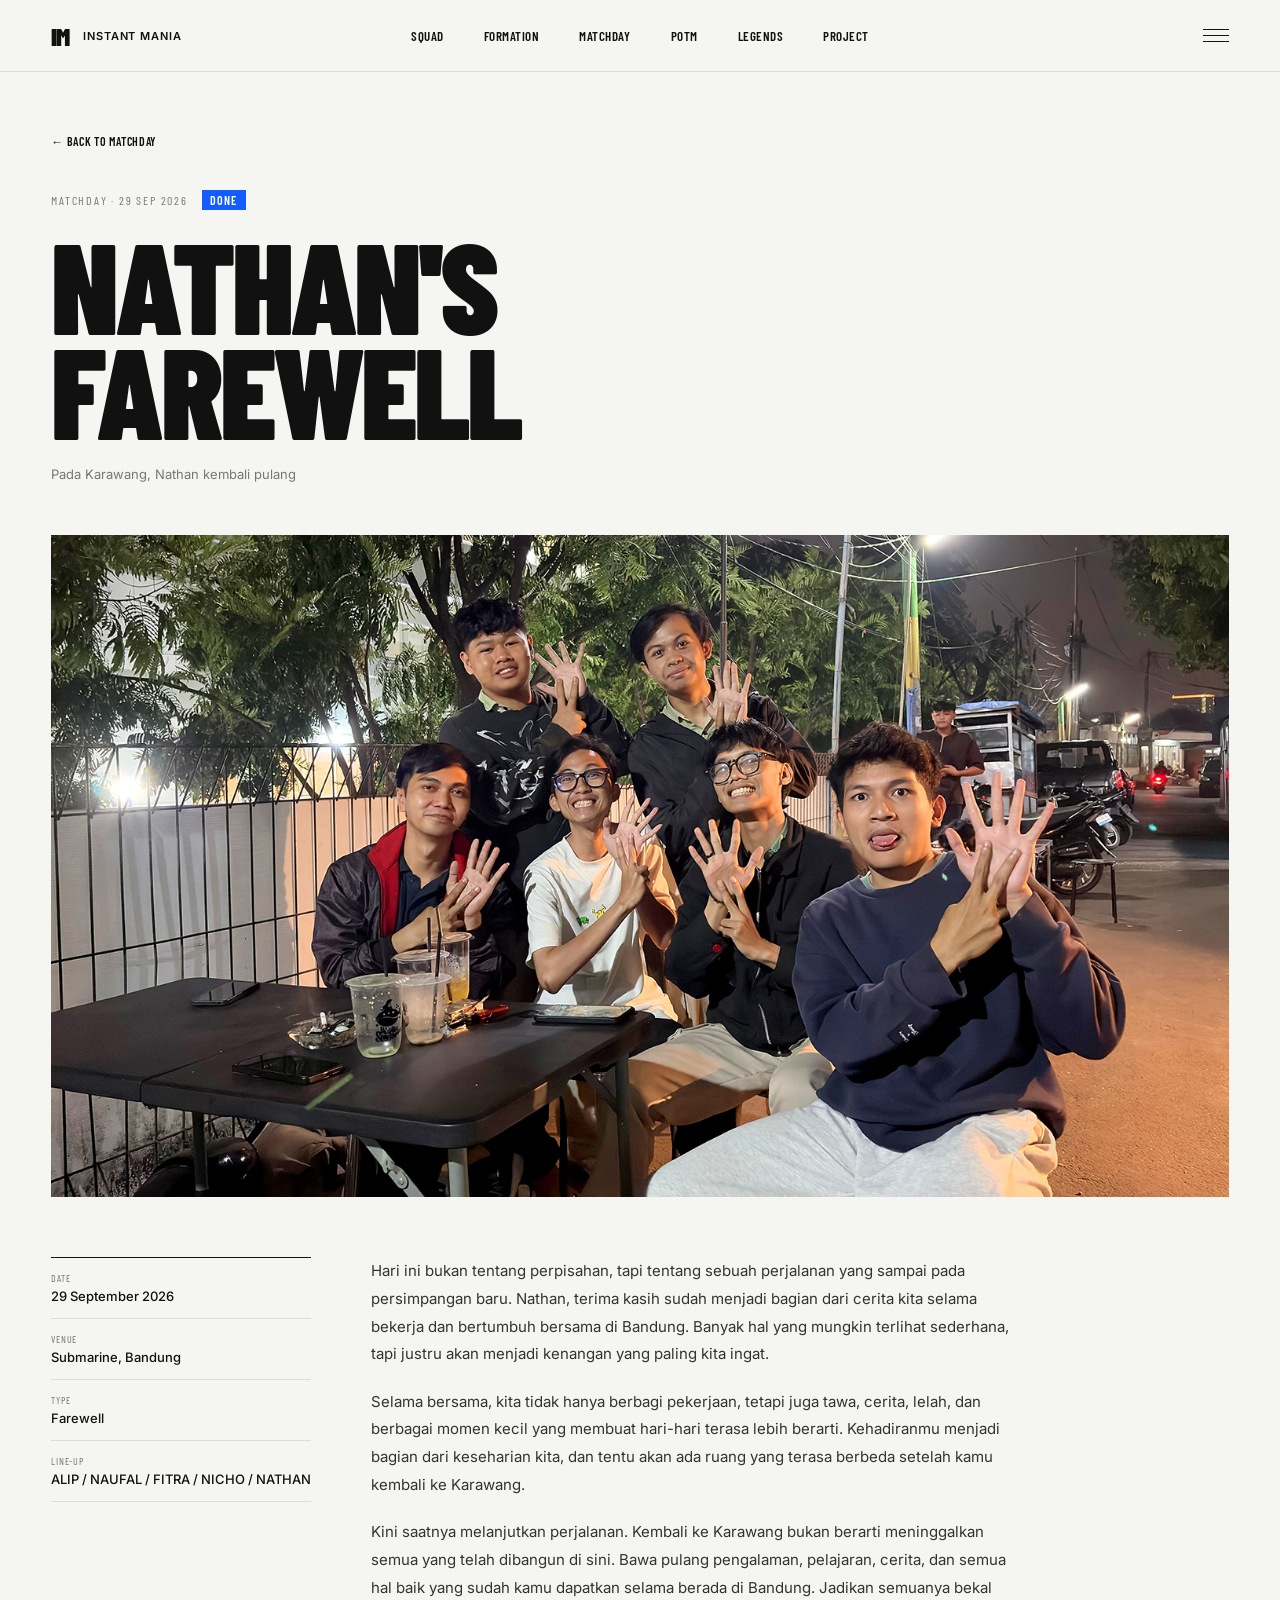
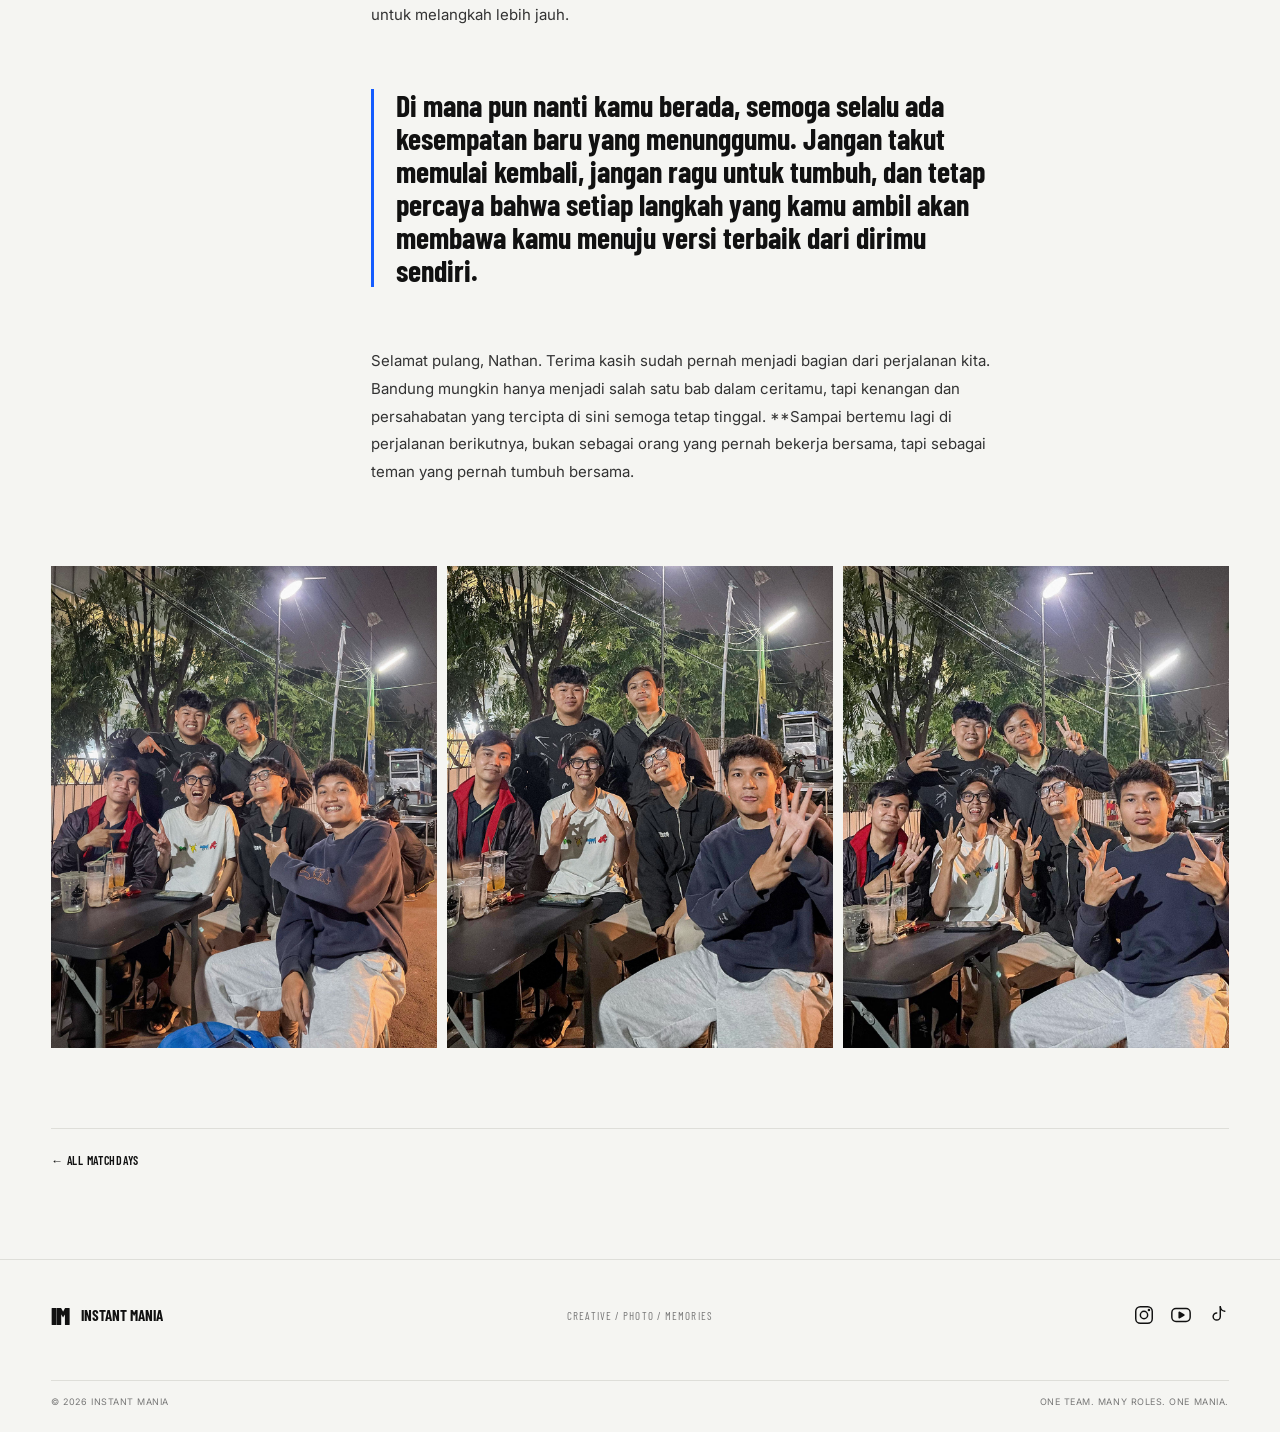
<file: matchday/nathans-farewell.html>
<!DOCTYPE html>
<html lang="id">
<head>
<meta charset="UTF-8">
<meta name="viewport" content="width=device-width, initial-scale=1.0">

<title>Nathan's Farewell — Instant Mania</title>
<meta name="description" content="Matchday: Nathan's Farewell — Submarine, Bandung. Instant Mania.">

<!-- preview saat link dibagikan -->
<meta property="og:type" content="article">
<meta property="og:title" content="Nathan's Farewell — Instant Mania">
<meta property="og:description" content="Matchday: Nathan's Farewell — Submarine, Bandung.">
<meta property="og:url" content="https://instantmania.github.io/squad/matchday/nathans-farewell.html">
<meta property="og:image" content="https://instantmania.github.io/squad/assets/project.jpg">
<meta name="twitter:card" content="summary_large_image">

<link rel="icon" href="data:image/svg+xml,<svg xmlns='http://www.w3.org/2000/svg' viewBox='0 0 100 100'><rect width='100' height='100' fill='%23111'/><text x='50' y='70' font-size='58' font-weight='900' text-anchor='middle' fill='white' font-family='sans-serif'>IM</text></svg>">

<link rel="preconnect" href="https://fonts.googleapis.com">
<link rel="preconnect" href="https://fonts.gstatic.com" crossorigin>
<link href="https://fonts.googleapis.com/css2?family=Barlow+Condensed:wght@400;500;600;700;800;900&family=Inter:wght@400;500;600&display=swap" rel="stylesheet">

<link rel="stylesheet" href="../room/style.css">
<link rel="stylesheet" href="../room/legends.css">
<link rel="stylesheet" href="../room/matchday.css">
</head>

<body>

<!-- =========================================
    HEADER (sama dengan halaman utama)
========================================= -->

<header class="header" id="header">

<a href="../index.html#home" class="brand">
<span class="brand-mark">IM</span>
<span class="brand-name">INSTANT MANIA</span>
</a>

<nav class="nav">
<a href="../index.html#squad">SQUAD</a>
<a href="../index.html#formation">FORMATION</a>
<a href="../index.html#matchday">MATCHDAY</a>
<a href="../index.html#potm">POTM</a>
<a href="../index.html#legends">LEGENDS</a>
<a href="../index.html#projects">PROJECT</a>
</nav>

<div class="header-right">
<span class="language"></span>

<button class="menu-button" id="menuButton" aria-label="Menu" aria-expanded="false">
<span></span>
<span></span>
</button>
</div>

</header>


<main class="article">

<a href="../index.html#matchday" class="article-back">
← BACK TO MATCHDAY
</a>


<!-- =========================================
    JUDUL
========================================= -->

<div class="article-head">

<div class="article-kicker">
<span>MATCHDAY · 29 SEP 2026</span>
<span class="article-status">DONE</span>
</div>

<h1>
NATHAN'S<br>
FAREWELL
</h1>

<p class="article-tagline">
Pada Karawang, Nathan kembali pulang
</p>

</div>


<figure class="article-cover">
<img src="../assets/matchday/nathans-farewell/nathanfarewell.jpg" alt="Nathan's Farewell">
</figure>


<!-- =========================================
    ISI
========================================= -->

<div class="article-layout">

<dl class="article-facts">

<div>
<dt>DATE</dt>
<dd>29 September 2026</dd>
</div>

<div>
<dt>VENUE</dt>
<dd>Submarine, Bandung</dd>
</div>

<div>
<dt>TYPE</dt>
<dd>Farewell</dd>
</div>

<div>
<dt>LINE-UP</dt>
<dd>ALIP / NAUFAL / FITRA / NICHO / NATHAN</dd>
</div>

</dl>


<div class="article-text">

<p>
Hari ini bukan tentang perpisahan, tapi tentang sebuah perjalanan yang sampai pada persimpangan baru. Nathan, terima kasih sudah menjadi bagian dari cerita kita selama bekerja dan bertumbuh bersama di Bandung. Banyak hal yang mungkin terlihat sederhana, tapi justru akan menjadi kenangan yang paling kita ingat.
</p>

<p>
Selama bersama, kita tidak hanya berbagi pekerjaan, tetapi juga tawa, cerita, lelah, dan berbagai momen kecil yang membuat hari-hari terasa lebih berarti. Kehadiranmu menjadi bagian dari keseharian kita, dan tentu akan ada ruang yang terasa berbeda setelah kamu kembali ke Karawang.
</p>

<p>
Kini saatnya melanjutkan perjalanan. Kembali ke Karawang bukan berarti meninggalkan semua yang telah dibangun di sini. Bawa pulang pengalaman, pelajaran, cerita, dan semua hal baik yang sudah kamu dapatkan selama berada di Bandung. Jadikan semuanya bekal untuk melangkah lebih jauh.
</p>

<blockquote class="article-quote">
Di mana pun nanti kamu berada, semoga selalu ada kesempatan baru yang menunggumu. Jangan takut memulai kembali, jangan ragu untuk tumbuh, dan tetap percaya bahwa setiap langkah yang kamu ambil akan membawa kamu menuju versi terbaik dari dirimu sendiri.
</blockquote>

<p>
Selamat pulang, Nathan. Terima kasih sudah pernah menjadi bagian dari perjalanan kita. Bandung mungkin hanya menjadi salah satu bab dalam ceritamu, tapi kenangan dan persahabatan yang tercipta di sini semoga tetap tinggal. **Sampai bertemu lagi di perjalanan berikutnya, bukan sebagai orang yang pernah bekerja bersama, tapi sebagai teman yang pernah tumbuh bersama.
</p>

</div>

</div>


<!-- =========================================
    GALERI
    Foto di assets/matchday/nathans-farewell/
    Foto yang belum ada otomatis hilang.
========================================= -->

<div class="article-gallery">

<figure>
<img src="../assets/matchday/nathans-farewell/01.jpg" alt="Nathan's Farewell — foto 1" loading="lazy" onerror="this.closest('figure').remove()">
</figure>

<figure>
<img src="../assets/matchday/nathans-farewell/02.jpg" alt="Nathan's Farewell — foto 2" loading="lazy" onerror="this.closest('figure').remove()">
</figure>

<figure>
<img src="../assets/matchday/nathans-farewell/03.jpg" alt="Nathan's Farewell — foto 3" loading="lazy" onerror="this.closest('figure').remove()">
</figure>

</div>


<div class="article-footer-nav">
<a href="../index.html#matchday" class="article-back">
← ALL MATCHDAYS
</a>
</div>

</main>


<!-- =========================================
    FOOTER
========================================= -->

<footer class="footer">

<div class="footer-top">

<div class="footer-brand">
<span class="brand-mark">IM</span>
<strong>INSTANT MANIA</strong>
</div>

<div class="footer-tagline">
CREATIVE / PHOTO / MEMORIES
</div>

<div class="footer-social">

<a href="https://www.instagram.com/instantmania_" target="_blank" rel="noopener noreferrer" aria-label="Instagram">
<svg width="22" height="22" viewBox="0 0 24 24" fill="none" stroke="currentColor" stroke-width="1.6" stroke-linecap="round" stroke-linejoin="round" aria-hidden="true" focusable="false" style="display:block">
<rect x="3" y="3" width="18" height="18" rx="5"/>
<circle cx="12" cy="12" r="4"/>
<circle cx="17.4" cy="6.6" r=".6" fill="currentColor"/>
</svg>
</a>

<a href="https://www.youtube.com/@instantmania_" target="_blank" rel="noopener noreferrer" aria-label="YouTube">
<svg width="22" height="22" viewBox="0 0 24 24" fill="none" stroke="currentColor" stroke-width="1.6" stroke-linecap="round" stroke-linejoin="round" aria-hidden="true" focusable="false" style="display:block">
<rect x="2" y="5" width="20" height="14" rx="4.5"/>
<path d="M10 9v6l5.2-3z" fill="currentColor"/>
</svg>
</a>

<a href="https://www.tiktok.com/@USERNAME" target="_blank" rel="noopener noreferrer" aria-label="TikTok">
<svg width="22" height="22" viewBox="0 0 24 24" fill="none" stroke="currentColor" stroke-width="1.6" stroke-linecap="round" stroke-linejoin="round" aria-hidden="true" focusable="false" style="display:block">
<path d="M14.5 3v10.6a3.9 3.9 0 1 1-3.9-3.9"/>
<path d="M14.5 3c.3 2.7 2.1 4.6 4.9 4.8"/>
</svg>
</a>

</div>

</div>

<div class="footer-bottom">
<span>© 2026 INSTANT MANIA</span>
<span>ONE TEAM. MANY ROLES. ONE MANIA.</span>
</div>

</footer>


<script src="../room/article.js"></script>
<script src="../room/lightbox.js"></script>

</body>
</html>
</file>
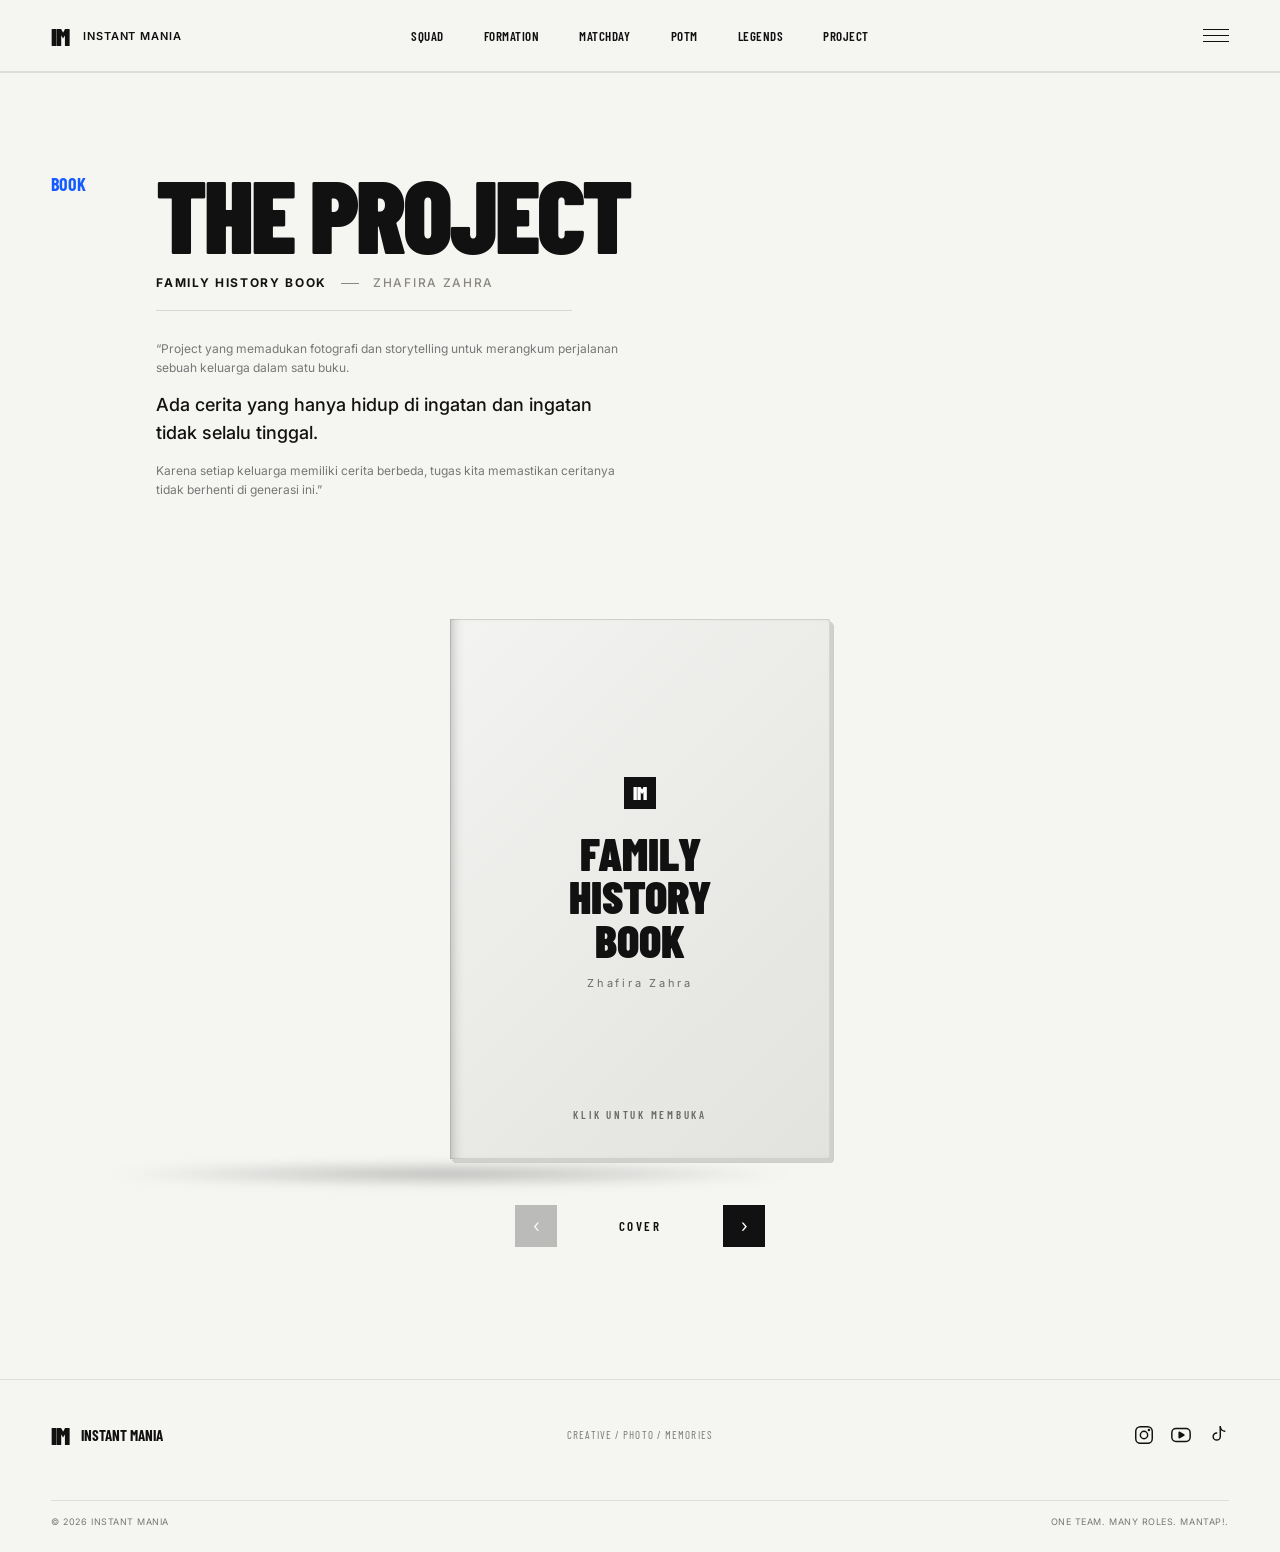
<file: project/history-book.html>
<!DOCTYPE html>
<html lang="id">
<head>
<meta charset="UTF-8">
<meta name="viewport" content="width=device-width, initial-scale=1.0">

<title>The Project — Family History Book | Instant Mania</title>
<meta name="description" content="The Project — History family's book. Instant Mania.">

<meta property="og:type" content="website">
<meta property="og:title" content="The Project — Family History Book  | Instant Mania">
<meta property="og:description" content="Family History Book.">
<meta property="og:url" content="https://instantmania.github.io/squad/project/history-book.html">
<meta property="og:image" content="https://instantmania.github.io/squad/assets/project/book/cover.jpg">
<meta name="twitter:card" content="summary_large_image">

<link rel="icon" href="data:image/svg+xml,<svg xmlns='http://www.w3.org/2000/svg' viewBox='0 0 100 100'><rect width='100' height='100' fill='%23111'/><text x='50' y='70' font-size='58' font-weight='900' text-anchor='middle' fill='white' font-family='sans-serif'>IM</text></svg>">

<link rel="preconnect" href="https://fonts.googleapis.com">
<link rel="preconnect" href="https://fonts.gstatic.com" crossorigin>
<link href="https://fonts.googleapis.com/css2?family=Barlow+Condensed:wght@400;500;600;700;800;900&family=Inter:wght@400;500;600&display=swap" rel="stylesheet">

<link rel="stylesheet" href="../room/style.css">
<link rel="stylesheet" href="../room/legends.css">
<link rel="stylesheet" href="../room/book.css">
</head>

<body>

<!-- =========================================
    HEADER
========================================= -->

<header class="header" id="header">

<a href="../index.html#home" class="brand"> 
<span class="brand-mark">IM</span>
<span class="brand-name">INSTANT MANIA</span>
</a>

<nav class="nav">
<a href="../index.html#squad">SQUAD</a>
<a href="../index.html#formation">FORMATION</a>
<a href="../index.html#matchday">MATCHDAY</a>
<a href="../potm.html">POTM</a>
<a href="../index.html#legends">LEGENDS</a>
<a href="../index.html#projects">PROJECT</a>
</nav>

<div class="header-right">

<button class="menu-button" id="menuButton" aria-label="Menu" aria-expanded="false">
<span></span>
<span></span>
</button>
</div>

</header>


<main class="book-page">

<!-- =========================================
    THE PROJECT — FLIPBOOK
========================================= -->

<section class="section" id="project">

<div class="section-heading">

<div class="section-number">
BOOK
</div>

<div>
<h1>THE PROJECT</h1>

<div class="bk-meta">
  <span class="bk-meta-type">Family History Book</span>
  <span class="bk-meta-client">Zhafira Zahra</span>
</div>

<div class="bk-desc">
  <p>“Project yang memadukan fotografi dan storytelling untuk merangkum perjalanan sebuah keluarga dalam satu buku.</p>
  <p class="bk-hook">Ada cerita yang hanya hidup di ingatan dan ingatan tidak selalu tinggal.</p>
  <p>Karena setiap keluarga memiliki cerita berbeda, tugas kita memastikan ceritanya tidak berhenti di generasi ini.”</p>
</div>

</div>
</div>

<div class="bk-stage" id="stage">

<div class="bk-book" id="book">
<div class="bk-backcover"></div>
</div>

<div class="bk-controls">
<button type="button" id="prev" aria-label="Sebelumnya">‹</button>
<span class="bk-counter" id="counter">COVER</span>
<button type="button" id="next" aria-label="Berikutnya">›</button>
</div>

<div class="bk-tip">

</div>

</div>

</section>

</main>


<!-- =========================================
    FOOTER
========================================= -->

<footer class="footer">

<div class="footer-top">

<div class="footer-brand">
<span class="brand-mark">IM</span>
<strong>INSTANT MANIA</strong>
</div>

<div class="footer-tagline">
CREATIVE / PHOTO / MEMORIES
</div>

<div class="footer-social">

<a href="https://www.instagram.com/instantmania_" target="_blank" rel="noopener noreferrer" aria-label="Instagram">
<svg width="22" height="22" viewBox="0 0 24 24" fill="none" stroke="currentColor" stroke-width="1.6" stroke-linecap="round" stroke-linejoin="round" aria-hidden="true" focusable="false" style="display:block">
<rect x="3" y="3" width="18" height="18" rx="5"/>
<circle cx="12" cy="12" r="4"/>
<circle cx="17.4" cy="6.6" r=".6" fill="currentColor"/>
</svg>
</a>

<a href="https://www.youtube.com/@instantmania_" target="_blank" rel="noopener noreferrer" aria-label="YouTube">
<svg width="22" height="22" viewBox="0 0 24 24" fill="none" stroke="currentColor" stroke-width="1.6" stroke-linecap="round" stroke-linejoin="round" aria-hidden="true" focusable="false" style="display:block">
<rect x="2" y="5" width="20" height="14" rx="4.5"/>
<path d="M10 9v6l5.2-3z" fill="currentColor"/>
</svg>
</a>

<a href="https://www.tiktok.com/@USERNAME" target="_blank" rel="noopener noreferrer" aria-label="TikTok">
<svg width="22" height="22" viewBox="0 0 24 24" fill="none" stroke="currentColor" stroke-width="1.6" stroke-linecap="round" stroke-linejoin="round" aria-hidden="true" focusable="false" style="display:block">
<path d="M14.5 3v10.6a3.9 3.9 0 1 1-3.9-3.9"/>
<path d="M14.5 3c.3 2.7 2.1 4.6 4.9 4.8"/>
</svg>
</a>

</div>

</div>

<div class="footer-bottom">
<span>© 2026 INSTANT MANIA</span>
<span>ONE TEAM. MANY ROLES. MANTAP!.</span>
</div>

</footer>

<!-- =========================================
    PLAYER MODAL (wajib ada: script.js mencarinya)
========================================= -->

<div class="player-modal" id="playerModal" role="dialog" aria-modal="true" aria-labelledby="modalName">

<div class="modal-inner">

<button type="button" class="modal-close" id="modalClose" aria-label="Tutup">
×
</button>

<div class="modal-image">
<img id="modalImage" alt="">
</div>

<div class="modal-content">

<div class="modal-top">

<span class="modal-number" id="modalNumber">69</span>

<a class="modal-instagram" id="modalInstagram" target="_blank" rel="noopener noreferrer" aria-label="Instagram" hidden>
<svg width="20" height="20" viewBox="0 0 24 24" fill="none" stroke="currentColor" stroke-width="1.6" stroke-linecap="round" stroke-linejoin="round" aria-hidden="true" style="display:block">
<rect x="3" y="3" width="18" height="18" rx="5"/>
<circle cx="12" cy="12" r="4"/>
<circle cx="17.4" cy="6.6" r=".6" fill="currentColor"/>
</svg>
</a>

</div>

<h2 id="modalName">FITRA</h2>

<span class="modal-role" id="modalRole">KANG NGABISIN CP</span>

<div class="modal-divider"></div>

<div class="modal-row">
<span>POSITION</span>
<strong id="modalPosition">Ujung Kiri</strong>
</div>

<div class="modal-row">
<span>SPECIALITY</span>
<strong id="modalSpeciality">Ngedit / Makan / Tidur</strong>
</div>

<div class="modal-row">
<span id="modalJoinedLabel">JOINED</span>
<strong id="modalJoined">2025</strong>
</div>

</div>

</div>

</div>

<!-- urutan penting: data → script → book -->
<script src="../room/data.js"></script>
<script src="../room/script.js"></script>
<script src="../room/book.js"></script>

</body>
</html>
</file>
<file: room/style.css>
/* =========================================
   ROOT
========================================= */

:root {

    --black: #111111;
    --white: #ffffff;
    --off-white: #f5f5f2;
    --gray: #777777;
    --light-gray: #deded9;
    --blue: #145cff;

    --heading:
        "Barlow Condensed",
        sans-serif;

    --body:
        "Inter",
        sans-serif;

}


/* =========================================
   RESET
========================================= */

* {
    margin: 0;
    padding: 0;
    box-sizing: border-box;
}

html {
    scroll-behavior: smooth;
}

body {
    background: var(--off-white);
    color: var(--black);
    font-family: var(--body);
    overflow-x: hidden;
}

img {
    display: block;
    width: 100%;
}

a {
    color: inherit;
    text-decoration: none;
}

button {
    font-family: inherit;
}


/* =========================================
   HEADER
========================================= */

.header {

    position: fixed;

    top: 0;
    left: 0;

    width: 100%;

    height: 72px;

    padding: 0 4vw;

    display: flex;

    align-items: center;

    justify-content: space-between;

    background: rgba(245,245,242,.94);

    backdrop-filter: blur(12px);

    border-bottom: 1px solid var(--light-gray);

    z-index: 100;

}


.brand {

    display: flex;

    align-items: center;

    gap: 14px;

}


.brand-mark {

    font-family: var(--heading);

    font-size: 25px;

    font-weight: 900;

    letter-spacing: -1px;

}


.brand-name {

    font-size: 11px;

    font-weight: 600;

    letter-spacing: .08em;

}


.nav {

    display: flex;

    gap: 40px;

    position: absolute;

    left: 50%;

    transform: translateX(-50%);

}


.nav a {

    font-family: var(--heading);

    font-size: 13px;

    font-weight: 600;

    letter-spacing: .04em;

    transition: color .25s ease;

}


.nav a:hover {
    color: var(--blue);
}


.header-right {

    display: flex;

    align-items: center;

    gap: 28px;

}


.language {

    font-size: 10px;

    letter-spacing: .1em;

}


.menu-button {

    border: 0;

    background: none;

    width: 22px;

    height: 18px;

    display: flex;

    flex-direction: column;

    justify-content: center;

    gap: 5px;

    cursor: pointer;

}


.menu-button span {

    display: block;

    width: 100%;

    height: 1px;

    background: var(--black);

}


/* =========================================
   HERO
========================================= */

.hero {

    min-height: 720px;

    padding:
        150px 4vw
        80px;

    display: grid;

    grid-template-columns:
        .8fr
        1.8fr;

    gap: 5vw;

    align-items: center;

}


.hero-intro {
    position: relative;
}


.eyebrow {

    font-family: var(--heading);

    font-size: 12px;

    letter-spacing: .15em;

    color: var(--gray);

}


.hero h1 {

    margin-top: 20px;

    font-family: var(--heading);

    font-size: clamp(100px, 12vw, 190px);

    line-height: .76;

    font-weight: 900;

    letter-spacing: -.045em;

}


.hero h1 span {
    color: var(--black);
}


.hero-description {

    margin-top: 35px;

    font-family: var(--heading);

    font-size: 15px;

    letter-spacing: .12em;

}


.primary-button {

    display: inline-flex;

    align-items: center;

    gap: 35px;

    margin-top: 38px;

    padding: 15px 20px;

    background: var(--blue);

    color: white;

    font-family: var(--heading);

    font-size: 13px;

    font-weight: 600;

    transition:
        transform .3s ease,
        background .3s ease;

}


.primary-button:hover {

    transform: translateY(-3px);

    background: #0046e8;

}


.hero-meta {

    margin-top: 65px;

    font-size: 9px;

    line-height: 1.7;

    letter-spacing: .12em;

    color: var(--gray);

}


.hero-image {

    position: relative;

    height: 570px;

    overflow: hidden;

}


.hero-image img {

    width: 100%;

    height: 100%;

    object-fit: cover;

    filter: grayscale(12%);

    transition: transform 1s ease;

}


.hero-image:hover img {

    transform: scale(1.025);

}


.hero-caption {

    position: absolute;

    right: 25px;

    top: 30px;

    display: flex;

    flex-direction: column;

    font-family: var(--heading);

    font-size: 13px;

    line-height: 1.1;

    letter-spacing: .08em;

    color: var(--blue);

}


/* =========================================
   SECTION
========================================= */

.section {

    padding:
        100px 4vw;

    border-top:
        1px solid var(--light-gray);

}


.section-heading {

    display: grid;

    grid-template-columns: 80px 1fr auto;

    gap: 25px;

    align-items: start;

    margin-bottom: 60px;

}


.section-number {

    color: var(--blue);

    font-family: var(--heading);

    font-size: 18px;

    font-weight: 700;

}


.section-heading h2 {

    font-family: var(--heading);

    font-size: clamp(55px, 7vw, 100px);

    line-height: .8;

    font-weight: 900;

    letter-spacing: -.025em;

}


.section-heading p {

    margin-top: 20px;

    color: var(--gray);

    font-size: 12px;

    line-height: 1.6;

}


.text-link {

    font-family: var(--heading);

    font-size: 12px;

    font-weight: 600;

    transition: color .2s ease;

}


.text-link:hover {
    color: var(--blue);
}


/* =========================================
   SQUAD
========================================= */

.squad-grid {

    display: grid;

    grid-template-columns:
        repeat(6, 1fr);

    gap: 10px;

}


.player-card {

    cursor: pointer;

}


.player-image {

    aspect-ratio: .72;

    overflow: hidden;

    background: #ddd;

}


.player-image img {

    height: 100%;

    object-fit: cover;

    filter: grayscale(15%);

    transition:
        transform .6s ease,
        filter .6s ease;

}


.player-card:hover img {

    transform: scale(1.05);

    filter: grayscale(0);

}


.player-info {

    display: grid;

    grid-template-columns: 38px 1fr 20px;

    align-items: center;

    gap: 5px;

    padding:
        12px 4px;

    border-bottom: 1px solid var(--light-gray);

}


.player-number {

    font-family: var(--heading);

    font-size: 26px;

    font-weight: 700;

}


.player-details h3 {

    font-family: var(--heading);

    font-size: 18px;

    line-height: 1;

}


.player-details span {

    display: block;

    margin-top: 4px;

    font-size: 7px;

    color: var(--gray);

    letter-spacing: .08em;

}


.player-arrow {

    font-size: 16px;

    transition:
        transform .3s ease,
        color .3s ease;

}


.player-card:hover .player-arrow {

    color: var(--blue);

    transform: translate(3px,-3px);

}


/* =========================================
   FORMATION
========================================= */

.formation-wrapper {

    width: 100%;

    display: flex;

    justify-content: center;

}


.pitch {

    position: relative;

    width: 100%;

    max-width: 1100px;

    aspect-ratio: 1.9;

    border: 1px solid #cfcfc8;

    overflow: hidden;

    background: #f0f0eb;

}


.pitch::before,
.pitch::after {

    content: "";

    position: absolute;

    border: 1px solid #d5d5d0;

}


.pitch::before {

    width: 16%;

    height: 100%;

    left: 0;

    top: 0;

}


.pitch::after {

    width: 16%;

    height: 100%;

    right: 0;

    top: 0;

}


.center-line {

    position: absolute;

    width: 1px;

    height: 100%;

    left: 50%;

    background: #d5d5d0;

}


.pitch-circle {

    position: absolute;

    width: 16%;

    aspect-ratio: 1;

    border: 1px solid #d5d5d0;

    border-radius: 50%;

    left: 50%;

    top: 50%;

    transform: translate(-50%,-50%);

}


.pitch-box {

    position: absolute;

    width: 10%;

    height: 38%;

    border: 1px solid #d5d5d0;

    top: 31%;

}


.pitch-box.top {
    left: 0;
}


.pitch-box.bottom {
    right: 0;
}


.formation-player {

    position: absolute;

    display: flex;

    align-items: center;

    gap: 7px;

    border: 0;

    background: none;

    cursor: pointer;

}


.formation-photo {

    width: 48px;

    height: 48px;

    border-radius: 50%;

    overflow: hidden;

    border: 2px solid var(--blue);

}


.formation-photo img {

    width: 100%;

    height: 100%;

    object-fit: cover;

}


.formation-player strong {

    font-family: var(--heading);

    font-size: 20px;

}


.formation-player small {

    font-family: var(--heading);

    font-size: 10px;

    letter-spacing: .05em;

}


/* positions */

.player-1 {
    top: 12%;
    left: 50%;
    transform: translateX(-50%);
}

.player-2 {
    top: 32%;
    left: 22%;
}

.player-3 {
    top: 32%;
    left: 43%;
}

.player-4 {
    top: 32%;
    right: 20%;
}

.player-5 {
    bottom: 25%;
    left: 28%;
}

.player-6 {
    bottom: 12%;
    left: 50%;
    transform: translateX(-50%);
}


/* =========================================
   MATCHDAY
========================================= */

.matchday-grid {

    display: grid;

    grid-template-columns: 1.25fr .75fr;

    gap: 60px;

}


.mission-image {

    height: 420px;

    position: relative;

    overflow: hidden;

}


.mission-image img {

    height: 100%;

    object-fit: cover;

}


.mission-overlay {

    position: absolute;

    left: 30px;

    bottom: 30px;

    color: white;

}


.mission-overlay span {

    font-family: var(--heading);

    font-size: 11px;

    color: #4d8aff;

    letter-spacing: .1em;

}


.mission-overlay h3 {

    margin-top: 8px;

    font-family: var(--heading);

    font-size: 60px;

    line-height: .8;

}


.mission-content {

    padding-top: 20px;

}


.mission-content > p {

    max-width: 400px;

    color: var(--gray);

    font-size: 13px;

    line-height: 1.6;

}


.progress {

    margin-top: 30px;

    max-width: 600px;

}


.progress-label {

    display: flex;

    justify-content: space-between;

    font-family: var(--heading);

    font-size: 11px;

    letter-spacing: .06em;

}


.progress-bar {

    margin-top: 8px;

    width: 100%;

    height: 3px;

    background: #d9d9d4;

}


.progress-bar span {

    display: block;

    height: 100%;

    background: var(--blue);

}


.fixtures-header {

    display: flex;

    justify-content: space-between;

    padding-bottom: 15px;

    border-bottom: 1px solid var(--black);

    font-family: var(--heading);

    font-size: 12px;

}


.fixtures-header a {

    color: var(--gray);

}


.fixture {

    display: grid;

    grid-template-columns: 55px 1fr 20px;

    align-items: center;

    gap: 15px;

    min-height: 90px;

    border-bottom: 1px solid var(--light-gray);

}


.fixture-date {

    display: flex;

    flex-direction: column;

    font-family: var(--heading);

}


.fixture-date strong {

    font-size: 30px;

    line-height: .8;

}


.fixture-date span {

    font-size: 10px;

    color: var(--gray);

}


.fixture-info {

    display: flex;

    flex-direction: column;

    gap: 5px;

}


.fixture-info strong {

    font-family: var(--heading);

    font-size: 15px;

}


.fixture-info span {

    font-size: 10px;

    color: var(--gray);

}


/* =========================================
   STORY
========================================= */

.timeline {

    position: relative;

    display: grid;

    grid-template-columns:
        repeat(4, 1fr);

    gap: 40px;

    padding-top: 30px;

}


.timeline-line {

    position: absolute;

    left: 0;

    right: 0;

    top: 45px;

    height: 1px;

    background: var(--light-gray);

}


.timeline-item {

    position: relative;

    padding-top: 40px;

}


.timeline-dot {

    position: absolute;

    width: 9px;

    height: 9px;

    border-radius: 50%;

    background: var(--blue);

    top: 41px;

    left: 0;

    transform: translateY(-50%);

}


.timeline-year {

    font-family: var(--heading);

    font-size: 18px;

    font-weight: 700;

}


.timeline-item div {

    margin-top: 55px;

}


.timeline-item strong {

    font-family: var(--heading);

    font-size: 14px;

}


.timeline-item p {

    margin-top: 7px;

    color: var(--gray);

    font-size: 11px;

}


/* =========================================
   FOOTER
========================================= */

.footer {

    padding: 40px 4vw 25px;

    border-top: 1px solid var(--light-gray);

}


.footer-top {

    display: grid;

    grid-template-columns: 1fr 1fr 1fr;

    align-items: center;

}


.footer-brand {

    display: flex;

    align-items: center;

    gap: 12px;

}


.footer-brand strong {

    font-family: var(--heading);

    font-size: 15px;

}


.footer-tagline {

    text-align: center;

    font-family: var(--heading);

    font-size: 11px;

    letter-spacing: .1em;

    color: var(--gray);

}


.footer-social {

    display: flex;

    justify-content: flex-end;

    gap: 15px;

}


.footer-social a {

    font-family: var(--heading);

    font-size: 11px;

}


.footer-bottom {

    display: flex;

    justify-content: space-between;

    margin-top: 50px;

    padding-top: 15px;

    border-top: 1px solid var(--light-gray);

    color: var(--gray);

    font-size: 9px;

    letter-spacing: .06em;

}


/* =========================================
   PLAYER MODAL
========================================= */

.player-modal {

    position: fixed;

    inset: 0;

    background: rgba(0,0,0,.75);

    display: flex;

    align-items: center;

    justify-content: center;

    padding: 30px;

    opacity: 0;

    visibility: hidden;

    transition:
        opacity .3s ease,
        visibility .3s ease;

    z-index: 200;

}


.player-modal.active {

    opacity: 1;

    visibility: visible;

}


.modal-inner {

    width: min(900px, 100%);

    display: grid;

    grid-template-columns: 1fr 1fr;

    background: var(--off-white);

    position: relative;

}


.modal-image {

    height: 600px;

}


.modal-image img {

    height: 100%;

    object-fit: cover;

}


.modal-content {

    padding: 70px 50px;

    display: flex;

    flex-direction: column;

    justify-content: center;

}


.modal-close {

    position: absolute;

    right: 20px;

    top: 15px;

    border: 0;

    background: none;

    font-size: 30px;

    cursor: pointer;

    z-index: 5;

}


.modal-number {

    font-family: var(--heading);

    font-size: 20px;

    color: var(--blue);

}


.modal-content h2 {

    margin-top: 10px;

    font-family: var(--heading);

    font-size: 90px;

    line-height: .8;

}


.modal-role {

    margin-top: 15px;

    font-family: var(--heading);

    font-size: 13px;

    letter-spacing: .1em;

}


.modal-divider {

    margin: 40px 0;

    height: 1px;

    background: var(--light-gray);

}


.modal-row {

    display: grid;

    grid-template-columns: 100px 1fr;

    gap: 20px;

    padding: 15px 0;

    border-bottom: 1px solid var(--light-gray);

}


.modal-row span {

    font-family: var(--heading);

    font-size: 10px;

    color: var(--gray);

}


.modal-row strong {

    font-size: 12px;

    font-weight: 500;

}


/* =========================================
   SCROLL REVEAL
========================================= */

.reveal {

    opacity: 0;

    transform: translateY(30px);

    transition:
        opacity .8s ease,
        transform .8s ease;

}


.reveal.visible {

    opacity: 1;

    transform: translateY(0);

}


/* =========================================
   MOBILE
========================================= */

@media (max-width: 900px) {

    .header {

        height: 60px;

        padding: 0 20px;

    }


    .nav {

        display: none;

    }


    .hero {

        min-height: auto;

        padding:
            120px 20px
            50px;

        display: flex;

        flex-direction: column;

        gap: 50px;

        align-items: stretch;

    }


    .hero h1 {

        font-size: 100px;

    }


    .hero-image {

        height: 430px;

    }


    .section {

        padding:
            70px 20px;

    }


    .section-heading {

        grid-template-columns: 45px 1fr;

        gap: 10px;

    }


    .section-heading .text-link {

        grid-column: 2;

        margin-top: 20px;

    }


    .section-heading h2 {

        font-size: 65px;

    }


    .squad-grid {

        grid-template-columns:
            repeat(2, 1fr);

        gap: 20px 8px;

    }


    .formation-wrapper {

        overflow-x: auto;

    }


    .pitch {

        min-width: 700px;

    }


    .matchday-grid {

        grid-template-columns: 1fr;

        gap: 50px;

    }


    .mission-image {

        height: 350px;

    }


    .timeline {

        grid-template-columns: 1fr;

        gap: 35px;

        padding-left: 25px;

    }


    .timeline-line {

        left: 5px;

        top: 0;

        bottom: 0;

        width: 1px;

        height: auto;

    }


    .timeline-item {

        padding-top: 0;

        padding-left: 20px;

    }


    .timeline-dot {

        left: -24px;

        top: 7px;

    }


    .timeline-item div {

        margin-top: 10px;

    }


    .footer-top {

        grid-template-columns: 1fr;

        gap: 25px;

    }


    .footer-tagline {

        text-align: left;

    }


    .footer-social {

        justify-content: flex-start;

    }


    .footer-bottom {

        flex-direction: column;

        gap: 10px;

    }


    .modal-inner {

        grid-template-columns: 1fr;

        max-height: 90vh;

        overflow-y: auto;

    }


    .modal-image {

        height: 350px;

    }


    .modal-content {

        padding: 40px 25px;

    }


    .modal-content h2 {

        font-size: 65px;

    }

}
/* =========================================
   LEGENDS
   Tempel di style.css, di bawah blok SQUAD
   (atau di paling bawah sebelum @media).
   Kartunya memakai .player-card yang sudah
   ada, jadi hanya perbedaannya yang diatur.
========================================= */

/* foto hitam-putih; berwarna sebagian saat hover */
.legend-card .player-image {

    position: relative;

}


.legend-card .player-image img {

    filter: grayscale(1);

}


.legend-card:hover .player-image img {

    filter: grayscale(.25);

}


/* nomor abu-abu: sudah bukan pemain aktif */
.legend-card .player-number {

    color: var(--gray);

}


/* badge nomor dipensiunkan */
.legend-badge {

    position: absolute;

    top: 10px;

    left: 10px;

    padding: 4px 8px;

    background: var(--black);

    color: var(--white);

    font-family: var(--heading);

    font-size: 10px;

    font-weight: 600;

    letter-spacing: .1em;

}


/* kartu legends bisa difokus lewat keyboard */
.legend-card:focus-visible {

    outline: 2px solid var(--blue);

    outline-offset: 4px;

}

/* =========================================
   SMALL MOBILE
========================================= */

@media (max-width: 500px) {

    .hero h1 {

        font-size: 82px;

    }


    .hero-image {

        height: 350px;

    }


    .section-heading h2 {

        font-size: 54px;

    }


    .player-info {

        grid-template-columns: 30px 1fr;

    }


    .player-arrow {

        display: none;

    }


    .player-number {

        font-size: 22px;

    }


    .player-details h3 {

        font-size: 16px;

    }


    .player-details span {

        font-size: 6px;

    }


    .mission-overlay h3 {

        font-size: 48px;

    }

}

/* baris nomor + ikon Instagram di popup pemain */
.modal-top {
    display: flex;
    align-items: center;
    justify-content: space-between;
}

.modal-instagram {
    display: inline-flex;
    color: var(--black);
    transition: color .2s ease;
}

.modal-instagram:hover {
    color: var(--blue);
}

.modal-instagram[hidden] {
    display: none;
}
</file>
<file: room/legends.css>
/* =========================================
   LEGENDS + PERBAIKAN KECIL
   File terpisah: simpan sebagai room/legends.css
   (sudah di-link di index.html setelah style.css)
========================================= */


/* ---------- kartu legends ---------- */

/* foto hitam-putih; berwarna sebagian saat hover */
.legend-card .player-image {

    position: relative;

}


.legend-card .player-image img {

    filter: grayscale(1);

}


.legend-card:hover .player-image img {

    filter: grayscale(.25);

}


/* nomor abu-abu: sudah bukan pemain aktif */
.legend-card .player-number {

    color: var(--gray);

}


/* badge nomor dipensiunkan */
.legend-badge {

    position: absolute;

    top: 10px;

    left: 10px;

    padding: 4px 8px;

    background: var(--black);

    color: var(--white);

    font-family: var(--heading);

    font-size: 10px;

    font-weight: 600;

    letter-spacing: .1em;

}


/* ---------- fokus keyboard ---------- */

.player-card:focus-visible,
.formation-player:focus-visible {

    outline: 2px solid var(--blue);

    outline-offset: 4px;

}


/* =========================================
   MENU: ikon 3 garis → laci (drawer) dari kanan
   Dipakai semua halaman (index, potm, artikel).
   Tombol tetap memakai 2 <span> di HTML;
   garis ke-3 digambar lewat ::after.
========================================= */

.header {

    --header-h: 72px;

}


/* ---------- tombol: 3 garis ---------- */

.menu-button {

    width: 26px;

    height: 24px;

}


.menu-button::after {

    content: "";

    display: block;

    width: 100%;

    height: 1px;

    background: var(--black);

}


.menu-button span,
.menu-button::after {

    transition:
        transform .3s ease,
        opacity .2s ease;

}


/* saat menu terbuka: 3 garis → tanda × */
.menu-button[aria-expanded="true"] span:nth-child(1) {

    transform: translateY(6px) rotate(45deg);

}


.menu-button[aria-expanded="true"] span:nth-child(2) {

    opacity: 0;

}


.menu-button[aria-expanded="true"]::after {

    transform: translateY(-6px) rotate(-45deg);

}


.menu-button:focus-visible {

    outline: 2px solid var(--blue);

    outline-offset: 6px;

}


/* ---------- latar gelap ----------
   Digambar sebagai ::before dari .header, memenuhi seluruh layar.
   Blur header dimatikan saat terbuka (backdrop-filter membuat
   elemen fixed di dalamnya ikut "terkurung" di header). */

body.menu-open {

    overflow: hidden;

}


body.menu-open .header {

    -webkit-backdrop-filter: none;

    backdrop-filter: none;

}


body.menu-open .header::before {

    content: "";

    position: fixed;

    inset: 0;

    z-index: -1;

    background: rgba(0,0,0,.6);

    animation: menuFade .25s ease;

}


/* logo di sisi kiri (di atas latar gelap) jadi putih */
body.menu-open .brand,
body.menu-open .language {

    color: var(--white);

}


/* tombol × tetap di atas laci; garisnya gelap karena di atas panel terang */
body.menu-open .menu-button {

    position: relative;

    z-index: 2;

}


/* ---------- laci menu (muncul dari kanan) ---------- */

.nav.mobile-open {

    display: flex;

    flex-direction: column;

    gap: 0;

    position: fixed;

    top: 0;

    right: 0;

    bottom: auto;

    left: auto;

    transform: none;

    width: min(64vw, 380px);

    height: 100vh;

    height: 100dvh;

    overflow-y: auto;

    padding: 0 24px calc(24px + env(safe-area-inset-bottom, 0px));

    background: var(--off-white);

    box-shadow: -12px 0 40px rgba(0,0,0,.25);

    animation: menuIn .28s ease;

}


/* bar atas laci: sejajar dengan tombol ×, label "MENU" di kiri */
.nav.mobile-open::before {

    content: "MENU";

    display: flex;

    align-items: center;

    flex: none;

    height: var(--header-h);

    border-bottom: 1px solid var(--light-gray);

    font-family: var(--heading);

    font-size: 11px;

    font-weight: 600;

    letter-spacing: .15em;

    color: var(--gray);

}


.nav.mobile-open a {

    display: flex;

    align-items: center;

    justify-content: space-between;

    padding: 16px 0;

    border-bottom: 1px solid var(--light-gray);

    font-size: clamp(28px, 7.5vw, 38px);

    font-weight: 900;

    line-height: 1;

    letter-spacing: -.01em;

}


.nav.mobile-open a:last-child {

    border-bottom: 0;

}


/* display:flex di atas akan menimpa atribut hidden, jadi ditegaskan lagi */
.nav.mobile-open a[hidden] {

    display: none;

}


.nav.mobile-open a::after {

    content: "→";

    color: var(--gray);

    font-family: var(--body);

    font-size: 18px;

    font-weight: 500;

    transition:
        transform .25s ease,
        color .25s ease;

}


.nav.mobile-open a:hover::after,
.nav.mobile-open a.active::after {

    color: var(--blue);

    transform: translateX(4px);

}


@keyframes menuIn {

    from {

        transform: translateX(100%);

    }

    to {

        transform: none;

    }

}


@keyframes menuFade {

    from { opacity: 0; }

    to { opacity: 1; }

}


@media (max-width: 900px) {

    .header {

        --header-h: 60px;

    }

}


@media (prefers-reduced-motion: reduce) {

    .nav.mobile-open,
    body.menu-open .header::before {

        animation: none;

    }

    .menu-button span,
    .menu-button::after,
    .nav.mobile-open a::after {

        transition: none;

    }

}

/* =========================================
   LEGENDS — CAROUSEL (langkah 1)
   Tempel di PALING BAWAH room/legends.css
   Nama class diawali "lc-" supaya tidak
   bentrok dengan class lain di situs.
   (Aturan global dari contoh — * dan body —
   sengaja TIDAK dipakai.)
========================================= */

.legend-carousel {

    position: relative;

    width: 100%;

    max-width: 1200px;

    height: 450px;

    margin: 0 auto;

    perspective: 1000px;

    overflow: hidden;

}


.legend-carousel:focus-visible {

    outline: 2px solid var(--blue);

    outline-offset: 4px;

}


.lc-track {

    position: relative;

    width: 100%;

    height: 100%;

    display: flex;

    justify-content: center;

    align-items: center;

    transform-style: preserve-3d;

}


/* ---------- kartu ---------- */

.lc-card {

    position: absolute;

    width: 280px;

    height: 380px;

    background: var(--black);

    overflow: hidden;

    cursor: pointer;

    box-shadow: 0 20px 40px rgba(0,0,0,.15);

    transition:
        transform .8s cubic-bezier(.25,.46,.45,.94),
        opacity .8s cubic-bezier(.25,.46,.45,.94);

}


.lc-card img {

    width: 100%;

    height: 100%;

    object-fit: cover;

    filter: grayscale(100%);

    transition: filter .8s cubic-bezier(.25,.46,.45,.94);

}


/* gradasi gelap di bawah foto supaya nomor terbaca */
.lc-card::after {

    content: "";

    position: absolute;

    inset: 0;

    background: linear-gradient(
        to top,
        rgba(0,0,0,.6),
        rgba(0,0,0,0) 55%
    );

    pointer-events: none;

}


.lc-number {

    position: absolute;

    z-index: 1;

    left: 14px;

    bottom: 6px;

    font-family: var(--heading);

    font-size: 84px;

    line-height: .85;

    font-weight: 900;

    color: transparent;

    -webkit-text-stroke: 1.5px var(--white);

}


.lc-badge {

    position: absolute;

    z-index: 1;

    top: 10px;

    left: 10px;

    padding: 4px 8px;

    background: var(--black);

    color: var(--white);

    font-family: var(--heading);

    font-size: 10px;

    font-weight: 600;

    letter-spacing: .1em;

}


/* posisi kartu (kelas diatur oleh JS) */

.lc-card.center {

    z-index: 10;

    transform: scale(1.1) translateZ(0);

}


.lc-card.center img {

    filter: none;

}


.lc-card.left-2 {

    z-index: 1;

    transform: translateX(-400px) scale(.8) translateZ(-300px);

    opacity: .7;

}


.lc-card.left-1 {

    z-index: 5;

    transform: translateX(-200px) scale(.9) translateZ(-100px);

    opacity: .9;

}


.lc-card.right-1 {

    z-index: 5;

    transform: translateX(200px) scale(.9) translateZ(-100px);

    opacity: .9;

}


.lc-card.right-2 {

    z-index: 1;

    transform: translateX(400px) scale(.8) translateZ(-300px);

    opacity: .7;

}


.lc-card.hidden {

    opacity: 0;

    pointer-events: none;

}


/* ---------- tombol panah ---------- */

.lc-arrow {

    position: absolute;

    top: 50%;

    transform: translateY(-50%);

    z-index: 20;

    width: 44px;

    height: 44px;

    display: flex;

    align-items: center;

    justify-content: center;

    border: 1px solid var(--black);

    background: var(--off-white);

    color: var(--black);

    font-family: var(--body);

    font-size: 26px;

    line-height: 1;

    padding-bottom: 3px;

    cursor: pointer;

    transition:
        background .25s ease,
        color .25s ease,
        border-color .25s ease;

}


.lc-arrow:hover,
.lc-arrow:focus-visible {

    background: var(--blue);

    border-color: var(--blue);

    color: var(--white);

    outline: none;

}


.lc-arrow.left {

    left: 20px;

}


.lc-arrow.right {

    right: 20px;

}


/* ---------- info di bawah carousel ---------- */

.lc-info {

    margin-top: 36px;

    text-align: center;

    transition: opacity .25s ease;

}


.lc-info.is-changing {

    opacity: 0;

}


.lc-name {

    font-family: var(--heading);

    font-size: clamp(48px, 8vw, 90px);

    line-height: .85;

    font-weight: 900;

    letter-spacing: -.02em;

}


.lc-meta {

    margin-top: 16px;

    font-family: var(--heading);

    font-size: 13px;

    font-weight: 600;

    letter-spacing: .14em;

    color: var(--blue);

}


.lc-note {

    margin-top: 8px;

    color: var(--gray);

    font-size: 12px;

}


.lc-open {

    margin-top: 20px;

    padding: 0;

    border: 0;

    background: none;

    color: var(--black);

    font-family: var(--heading);

    font-size: 12px;

    font-weight: 600;

    letter-spacing: .04em;

    cursor: pointer;

    transition: color .2s ease;

}


.lc-open:hover,
.lc-open:focus-visible {

    color: var(--blue);

    outline: none;

}


/* ---------- titik navigasi ---------- */

.lc-dots {

    display: flex;

    flex-wrap: wrap;

    justify-content: center;

    gap: 10px;

    margin-top: 34px;

}


.lc-dot {

    width: 10px;

    height: 10px;

    padding: 0;

    border: 0;

    border-radius: 50%;

    background: var(--light-gray);

    cursor: pointer;

    transition:
        background .3s ease,
        transform .3s ease;

}


.lc-dot.active {

    background: var(--blue);

    transform: scale(1.25);

}


.lc-dot:focus-visible {

    outline: 2px solid var(--blue);

    outline-offset: 3px;

}


/* ---------- mobile ---------- */

@media (max-width: 900px) {

    .legend-carousel {

        height: 370px;

    }


    .lc-card {

        width: 200px;

        height: 280px;

    }


    .lc-card.left-2 {

        transform: translateX(-250px) scale(.8) translateZ(-300px);

    }


    .lc-card.left-1 {

        transform: translateX(-120px) scale(.9) translateZ(-100px);

    }


    .lc-card.right-1 {

        transform: translateX(120px) scale(.9) translateZ(-100px);

    }


    .lc-card.right-2 {

        transform: translateX(250px) scale(.8) translateZ(-300px);

    }


    .lc-number {

        font-size: 56px;

    }


    .lc-arrow {

        width: 38px;

        height: 38px;

    }


    .lc-arrow.left {

        left: 6px;

    }


    .lc-arrow.right {

        right: 6px;

    }


    .lc-info {

        margin-top: 28px;

    }

}


@media (prefers-reduced-motion: reduce) {

    .lc-card,
    .lc-card img,
    .lc-info,
    .lc-dot,
    .lc-arrow {

        transition: none;

    }

}
</file>
<file: room/book.css>
/* =========================================
   BOOK — History Family's Book
   Semua class diawali "bk-" agar tidak bentrok
   dengan style.css. Font & warna dasar ikut style.css.
========================================= */

.book-page{
  --bk-ink:#111;
  --bk-muted:#6b6b68;
  --bk-paper:#e8e4da;
  --bk-pw:min(42vw,380px);            /* lebar 1 halaman */
  --bk-ph:calc(var(--bk-pw)*1.4189);  /* rasio A5 (14,8 x 21 cm) */
  padding-top:72px;                   /* ruang untuk header (sama dengan .potm-page) */
}

.bk-meta {
  display: flex;
  flex-wrap: wrap;
  align-items: center;
  gap: 0 14px;
  margin: 20px 0 28px;
  padding-bottom: 20px;
  border-bottom: 1px solid rgba(0,0,0,.12);
  max-width: 52ch;
  font-size: 12px;
  letter-spacing: .14em;
  text-transform: uppercase;
}
.bk-meta-type   { color: #141210; font-weight: 700; }
.bk-meta-client { color: #8a8780; font-weight: 500; }
.bk-meta-client::before {
  content: "";
  display: inline-block;
  width: 18px;
  height: 1px;
  background: currentColor;
  vertical-align: middle;
  margin-right: 14px;
}

.bk-desc {
  max-width: 52ch;
  font-size: 15px;
  line-height: 1.75;
  color: #77746d;
}
.bk-desc p { margin: 0 0 14px; }
.bk-desc p:last-child { margin-bottom: 0; }

.bk-desc .bk-hook {
  color: #141210;
  font-size: 18px;
  font-weight: 500;
  line-height: 1.55;
}

/* judul halaman: sama persis dengan potm.css */
.book-page .section-heading h1{
  font-family:var(--heading);
  font-size:clamp(55px,8vw,120px);
  line-height:.8;
  font-weight:900;
  letter-spacing:-.03em;
}
.book-page .section-heading + .bk-stage{padding-top:60px}

.bk-sub{margin-top:10px;color:var(--bk-muted,#6b6b68);font-size:14px}

/* ---------- stage ---------- */
.bk-stage{display:flex;flex-direction:column;align-items:center;justify-content:center;padding:40px 12px 20px;perspective:2400px;touch-action:pan-y}

.bk-book{position:relative;width:calc(var(--bk-pw)*2);height:var(--bk-ph);transform-style:preserve-3d;transition:transform .9s cubic-bezier(.6,.05,.2,1);transform:translateX(-25%)}
.bk-book.s-open{transform:translateX(0)}
.bk-book.s-end{transform:translateX(25%)}
.bk-book::after{content:"";position:absolute;left:4%;right:4%;bottom:-26px;height:22px;background:radial-gradient(ellipse at center,rgba(0,0,0,.28),transparent 70%);filter:blur(6px);z-index:-1}

.bk-backcover{position:absolute;left:50%;top:0;width:var(--bk-pw);height:100%;background:#e4e4e1;border-radius:0 4px 4px 0;box-shadow:inset 0 0 0 1px #cfcfcb,2px 2px 0 #d6d6d2,4px 4px 0 #cdcdc9}

.bk-leaf{position:absolute;left:50%;top:0;width:var(--bk-pw);height:100%;transform-origin:left center;transform-style:preserve-3d;transition:transform 1s cubic-bezier(.6,.05,.2,1);cursor:pointer}
.bk-leaf.flipped{transform:rotateY(-180deg)}

.bk-face{position:absolute;inset:0;backface-visibility:hidden;-webkit-backface-visibility:hidden;background:var(--bk-paper);overflow:hidden;display:flex;flex-direction:column;padding:8% 9% 11%;color:var(--bk-ink)}
.bk-face.bk-front{border-radius:0 3px 3px 0;box-shadow:inset 14px 0 18px -14px rgba(0,0,0,.22)}
.bk-face.bk-back{transform:rotateY(180deg);border-radius:3px 0 0 3px;box-shadow:inset -14px 0 18px -14px rgba(0,0,0,.22)}

/* ---------- cover ---------- */
.bk-face.bk-cover{background:linear-gradient(135deg,#f3f3f1,#e2e2df);align-items:center;justify-content:center;text-align:center;box-shadow:inset 10px 0 12px -8px rgba(0,0,0,.25),inset 0 0 0 1px #d4d4d0,3px 3px 0 #d0d0cc}
.bk-mark{background:var(--bk-ink);color:#fff;font:900 18px 'Barlow Condensed',sans-serif;padding:5px 9px;margin-bottom:22px;display:inline-block}
.bk-cover h2{font:900 clamp(26px,4.2vw,46px)/.95 'Barlow Condensed',sans-serif;text-transform:uppercase}
.bk-cover small{margin-top:14px;font-size:clamp(8px,1vw,11px);letter-spacing:.25em;color:var(--bk-muted)}
.bk-hint{position:absolute;bottom:7%;font:600 11px 'Barlow Condensed',sans-serif;letter-spacing:.25em;color:var(--bk-muted);animation:bkPulse 1.8s infinite}
@keyframes bkPulse{50%{opacity:.35}}

/* ---------- isi halaman ---------- */
.bk-num{position:absolute;bottom:4.5%;font:600 11px 'Barlow Condensed',sans-serif;letter-spacing:.15em;color:var(--bk-muted)}
.bk-front .bk-num{right:9%}
.bk-back .bk-num{left:9%}
.bk-eyebrow{font:600 10px 'Barlow Condensed',sans-serif;letter-spacing:.25em;color:var(--bk-muted);margin-bottom:6px}
.bk-face h3{font:800 clamp(18px,2.6vw,28px)/1 'Barlow Condensed',sans-serif;text-transform:uppercase;margin-bottom:8px}
.bk-face p{font-size:clamp(8.5px,1.05vw,12px);line-height:1.6;color:#3d3d3a}

/* slot foto */
.bk-slot{position:relative;flex:1;min-height:0;margin-bottom:12px;border:1.5px dashed #b9b9b4;background:repeating-linear-gradient(45deg,#efefec,#efefec 8px,#f5f5f3 8px,#f5f5f3 16px);display:flex;flex-direction:column;align-items:center;justify-content:center;text-align:center;color:var(--bk-muted);overflow:hidden}
.bk-slot b{font:700 clamp(12px,1.8vw,20px) 'Barlow Condensed',sans-serif;letter-spacing:.15em}
.bk-slot small{font-size:clamp(7px,.85vw,10px);margin-top:4px;padding:0 8px;word-break:break-all}
.bk-slot img{position:absolute;inset:0;width:100%;height:100%;object-fit:cover}
.bk-slot.has-img{border:0}

/* halaman foto penuh */
.bk-face.bk-full{padding:0}
.bk-full .bk-slot{margin:0;border:0;border-radius:inherit}
.bk-cap{position:absolute;left:0;right:0;bottom:0;padding:18% 9% 8%;background:linear-gradient(transparent,rgba(0,0,0,.65));z-index:2}
.bk-cap h3{margin:0;color:#fff}
.bk-cap p{color:#eee}
.bk-full .bk-num{z-index:3;color:#fff}

/* halaman penutup */
.bk-face.bk-end{align-items:center;justify-content:center;text-align:center}

/* ---------- kontrol ---------- */
.bk-controls{display:flex;align-items:center;gap:18px;margin-top:46px}
.bk-controls button{background:var(--bk-ink);color:#fff;border:0;width:42px;height:42px;font-size:18px;cursor:pointer;transition:opacity .2s}
.bk-controls button:disabled{opacity:.25;cursor:default}
.bk-counter{min-width:130px;text-align:center;font:600 13px 'Barlow Condensed',sans-serif;letter-spacing:.2em}
.bk-tip{margin-top:12px;font-size:11px;color:var(--bk-muted);text-align:center}

@media(max-width:900px){
  .book-page{padding-top:60px}
}
@media(max-width:600px){
  .book-page{--bk-pw:44vw}
  .bk-face{padding:7% 8% 12%}
}
</file>
<file: room/potm.css>
/* =========================================
   PLAYER OF THE MONTH
   Simpan sebagai: room/potm.css
   Dipakai bersama room/style.css
========================================= */

.potm-page {

    padding-top: 72px;

}


.nav a.active {

    color: var(--blue);

}


/* judul halaman memakai gaya yang sama dengan h2 section */
.section-heading h1 {

    font-family: var(--heading);

    font-size: clamp(55px, 8vw, 120px);

    line-height: .8;

    font-weight: 900;

    letter-spacing: -.03em;

}


.demo-banner {

    padding: 10px 4vw;

    background: var(--blue);

    color: var(--white);

    text-align: center;

    font-family: var(--heading);

    font-size: 12px;

    font-weight: 600;

    letter-spacing: .12em;

}


.potm-hero {

    border-top: 0;

}


/* ---------- pemenang ---------- */

.winner {

    display: grid;

    grid-template-columns: 1fr 1fr;

    gap: 5vw;

    align-items: stretch;

}


.photo {

    position: relative;

    aspect-ratio: .86;

    overflow: hidden;

    background: #ddd;

}


.photo-label {

    position: absolute;

    top: 50%;

    left: 50%;

    transform: translate(-50%, -50%);

    font-family: var(--heading);

    font-size: 13px;

    letter-spacing: .15em;

    color: #9b9b94;

}


.photo img {

    position: absolute;

    inset: 0;

    width: 100%;

    height: 100%;

    object-fit: cover;

}


.ribbon,
.tag,
.big-number {

    position: absolute;

    z-index: 1;

}


.ribbon {

    top: 0;

    left: 0;

    padding: 12px 18px;

    background: var(--blue);

    color: var(--white);

    font-family: var(--heading);

    font-size: 18px;

    font-weight: 700;

    letter-spacing: .08em;

}


.tag {

    top: 0;

    right: 0;

    padding: 12px 16px;

    background: var(--black);

    color: var(--white);

    font-family: var(--heading);

    font-size: 13px;

    font-weight: 700;

    letter-spacing: .12em;

}


.big-number {

    left: 22px;

    bottom: 6px;

    font-family: var(--heading);

    font-size: clamp(110px, 16vw, 230px);

    line-height: .85;

    font-weight: 900;

    color: transparent;

    -webkit-text-stroke: 2px var(--white);

    text-shadow: 0 2px 18px rgba(0,0,0,.25);

}


.info {

    display: flex;

    flex-direction: column;

    justify-content: center;

}


.kicker {

    display: flex;

    align-items: center;

    gap: 10px;

    font-family: var(--heading);

    font-size: 13px;

    font-weight: 600;

    letter-spacing: .15em;

    color: var(--blue);

}


.kicker svg {

    width: 14px;

    height: 14px;

    flex: none;

}


.info h2 {

    margin-top: 18px;

    font-family: var(--heading);

    font-size: clamp(80px, 13vw, 190px);

    line-height: .78;

    font-weight: 900;

    letter-spacing: -.04em;

}


.role {

    margin-top: 22px;

    font-family: var(--heading);

    font-size: 14px;

    letter-spacing: .12em;

}


.wins-line {

    margin-top: 8px;

    font-family: var(--heading);

    font-size: 12px;

    font-weight: 600;

    letter-spacing: .12em;

    color: var(--blue);

}


.divider {

    margin: 34px 0;

    height: 1px;

    background: var(--light-gray);

}


.reason {

    max-width: 440px;

    color: var(--gray);

    font-size: 13px;

    line-height: 1.7;

}


.stats {

    margin-top: 34px;

    display: grid;

    grid-template-columns: repeat(3, 1fr);

    border-top: 1px solid var(--black);

}


.stat {

    padding: 16px 0 6px;

    border-bottom: 1px solid var(--light-gray);

}


.stat strong {

    display: block;

    font-family: var(--heading);

    font-size: 46px;

    line-height: .9;

    font-weight: 800;

}


.stat span {

    display: block;

    margin-top: 8px;

    font-family: var(--heading);

    font-size: 11px;

    letter-spacing: .1em;

}


.stat small {

    display: block;

    margin-top: 2px;

    color: var(--gray);

    font-size: 10px;

}


.link {

    margin-top: 28px;

    font-family: var(--heading);

    font-size: 12px;

    font-weight: 600;

    letter-spacing: .04em;

    transition: color .2s ease;

}


.link:hover {

    color: var(--blue);

}


/* belum ada pemenang */
.empty {

    grid-column: 1 / -1;

    padding: 80px 0;

    border-top: 1px solid var(--black);

    border-bottom: 1px solid var(--light-gray);

}


.empty-title {

    display: block;

    font-family: var(--heading);

    font-size: clamp(48px, 7vw, 100px);

    line-height: .85;

    font-weight: 900;

    color: transparent;

    -webkit-text-stroke: 1.5px var(--gray);

}


.empty p {

    margin-top: 22px;

    color: var(--gray);

    font-size: 13px;

}


/* ---------- arsip ---------- */

.potm-archive {

    padding-top: 0;

    border-top: 0;

}


.year-group + .year-group {

    margin-top: 70px;

}


.archive-head {

    display: flex;

    justify-content: space-between;

    padding-bottom: 15px;

    border-bottom: 1px solid var(--black);

    font-family: var(--heading);

    font-size: 12px;

    font-weight: 600;

    letter-spacing: .06em;

}


.archive-head span:last-child {

    color: var(--gray);

}


.grid {

    margin-top: 24px;

    display: grid;

    grid-template-columns: repeat(4, 1fr);

    gap: 10px;

}


.card {

    position: relative;

    min-height: 230px;

    padding: 18px 18px 16px;

    display: flex;

    flex-direction: column;

    justify-content: space-between;

    border: 1px solid var(--light-gray);

    transition: border-color .25s ease;

}


.card[data-player]:hover {

    border-color: var(--blue);

}


.card[data-player]:focus-visible {

    outline: 2px solid var(--blue);

    outline-offset: 4px;

}


.card .m {

    font-family: var(--heading);

    font-size: 12px;

    font-weight: 600;

    letter-spacing: .12em;

    color: var(--blue);

}


.card .n {

    font-family: var(--heading);

    font-size: 84px;

    line-height: .8;

    font-weight: 900;

    color: transparent;

    -webkit-text-stroke: 1.5px var(--gray);

}


.card h3 {

    font-family: var(--heading);

    font-size: 22px;

    line-height: 1;

    transition: color .25s ease;

}


.card[data-player]:hover h3 {

    color: var(--blue);

}


.card p {

    margin-top: 5px;

    font-size: 9px;

    letter-spacing: .08em;

    color: var(--gray);

}


.card .wins {

    position: absolute;

    top: 16px;

    right: 18px;

    font-family: var(--heading);

    font-size: 14px;

    font-weight: 700;

    letter-spacing: .06em;

}


.card.next {

    border-style: dashed;

}


.card.next .n {

    -webkit-text-stroke: 1.5px var(--light-gray);

}


.card.next h3 {

    color: var(--gray);

}


.card[data-player] {

    cursor: pointer;

}


/* tombol VIEW PROFILE (dulu link) */
button.link {

    align-self: flex-start;

    padding: 0;

    border: 0;

    background: none;

    color: inherit;

    text-align: left;

    cursor: pointer;

}


button.link:focus-visible {

    outline: 2px solid var(--blue);

    outline-offset: 4px;

}


/* ---------- mobile ---------- */

@media (max-width: 900px) {

    .potm-page {

        padding-top: 60px;

    }


    .winner {

        grid-template-columns: minmax(0, 1fr);

        gap: 36px;

    }


    .photo {

        aspect-ratio: .95;

    }


    .grid {

        grid-template-columns: repeat(2, 1fr);

    }


    .card {

        min-height: 200px;

    }


    .card .n {

        font-size: 68px;

    }


    .year-group + .year-group {

        margin-top: 50px;

    }

}
</file>
<file: room/matchday.css>
/* =========================================
   MATCHDAY → ARTIKEL
   Simpan sebagai room/matchday.css
   Dipakai oleh index.html DAN halaman artikel.
========================================= */


/* ---------- kartu misi (foto besar) jadi link ---------- */

a.mission-image {

    display: block;

}


.mission-image img {

    transition: transform 1s ease;

}


a.mission-image:hover img {

    transform: scale(1.03);

}


/* gradasi gelap di bawah foto supaya tulisan putih terbaca */
.mission-image::after {

    content: "";

    position: absolute;

    inset: 0;

    background: linear-gradient(
        to top,
        rgba(0,0,0,.72) 0%,
        rgba(0,0,0,0) 60%
    );

    pointer-events: none;

}


.mission-overlay {

    z-index: 1;

}


.mission-overlay span {

    color: #8db3ff;

    text-shadow: 0 1px 8px rgba(0,0,0,.5);

}


/* ---------- daftar fixtures jadi link ---------- */

a.fixture {

    color: inherit;

}


a.fixture .fixture-info strong {

    transition: color .25s ease;

}


a.fixture > span:last-child {

    transition:
        transform .3s ease,
        color .3s ease;

}


a.fixture:hover .fixture-info strong,
a.fixture:hover > span:last-child {

    color: var(--blue);

}


a.fixture:hover > span:last-child {

    transform: translateX(4px);

}


a.fixture:focus-visible,
a.mission-image:focus-visible,
.article-back:focus-visible {

    outline: 2px solid var(--blue);

    outline-offset: 4px;

}


/* =========================================
   HALAMAN ARTIKEL
========================================= */

.article {

    padding: 130px 4vw 90px;

}


.article-back {

    font-family: var(--heading);

    font-size: 12px;

    font-weight: 600;

    letter-spacing: .06em;

    transition: color .2s ease;

}


.article-back:hover {

    color: var(--blue);

}


.article-head {

    margin-top: 40px;

    display: grid;

    gap: 22px;

}


.article-kicker {

    display: flex;

    align-items: center;

    gap: 14px;

    font-family: var(--heading);

    font-size: 12px;

    letter-spacing: .15em;

    color: var(--gray);

}


.article-status {

    padding: 3px 8px;

    background: var(--blue);

    color: var(--white);

    font-weight: 600;

    letter-spacing: .1em;

}


.article-head h1 {

    font-family: var(--heading);

    font-size: clamp(60px, 10vw, 150px);

    line-height: .82;

    font-weight: 900;

    letter-spacing: -.03em;

}


.article-tagline {

    max-width: 520px;

    color: var(--gray);

    font-size: 13px;

    line-height: 1.6;

}


.article-cover {

    margin-top: 50px;

    aspect-ratio: 16 / 9;

    overflow: hidden;

    background: #ddd;

}


.article-cover img {

    height: 100%;

    object-fit: cover;

}


.article-layout {

    margin-top: 60px;

    display: grid;

    grid-template-columns: 260px 1fr;

    gap: 60px;

}


.article-facts {

    align-self: start;

    border-top: 1px solid var(--black);

}


.article-facts div {

    display: grid;

    gap: 4px;

    padding: 14px 0;

    border-bottom: 1px solid var(--light-gray);

}


.article-facts dt {

    font-family: var(--heading);

    font-size: 10px;

    letter-spacing: .08em;

    color: var(--gray);

}


.article-facts dd {

    font-size: 13px;

    font-weight: 500;

}


.article-text {

    max-width: 640px;

}


.article-text p {

    font-size: 15px;

    line-height: 1.85;

    color: #333;

}


.article-text p + p {

    margin-top: 1.3em;

}


.article-text .article-lead {

    font-size: 21px;

    line-height: 1.5;

    color: var(--black);

}


.article-quote {

    margin: 2em 0;

    padding-left: 22px;

    border-left: 3px solid var(--blue);

    font-family: var(--heading);

    font-size: 30px;

    font-weight: 700;

    line-height: 1.1;

}


.article-gallery {

    margin-top: 80px;

    display: grid;

    grid-template-columns: repeat(3, 1fr);

    gap: 10px;

}


.article-gallery figure {

    aspect-ratio: .8;

    overflow: hidden;

    background: #ddd;

}


.article-gallery img {

    height: 100%;

    object-fit: cover;

    filter: grayscale(10%);

    transition:
        transform .6s ease,
        filter .6s ease;

}


.article-gallery figure:hover img {

    transform: scale(1.04);

    filter: grayscale(0);

}


.article-footer-nav {

    margin-top: 80px;

    padding-top: 20px;

    border-top: 1px solid var(--light-gray);

}


@media (max-width: 900px) {

    .article {

        padding: 100px 20px 60px;

    }


    .article-layout {

        grid-template-columns: 1fr;

        gap: 40px;

    }


    .article-gallery {

        grid-template-columns: repeat(2, 1fr);

    }


    .article-text .article-lead {

        font-size: 18px;

    }

}

/* =========================================
   MATCHDAY — POPUP "VIEW ALL" (langkah 3)
   Tempel di PALING BAWAH room/matchday.css
   Overlay memakai .player-modal yang sudah ada;
   baris acara memakai .fixture yang sudah ada.
========================================= */

.md-box {

    width: min(560px, 100%);

    max-height: 82vh;

    max-height: 82dvh;

    display: flex;

    flex-direction: column;

    background: var(--off-white);

}


.md-head {

    flex: none;

    display: flex;

    align-items: center;

    justify-content: space-between;

    padding: 18px 26px 14px;

    border-bottom: 1px solid var(--black);

    font-family: var(--heading);

    font-size: 12px;

    font-weight: 600;

    letter-spacing: .06em;

}


.md-close {

    border: 0;

    background: none;

    font-size: 28px;

    line-height: 1;

    cursor: pointer;

}


.md-close:focus-visible {

    outline: 2px solid var(--blue);

    outline-offset: 4px;

}


/* daftar bisa digulir kalau acaranya banyak */
.md-list {

    overflow-y: auto;

    overscroll-behavior: contain;

    padding: 0 26px 10px;

}


/* judul tahun menempel di atas saat menggulir */
.md-year {

    position: sticky;

    top: 0;

    z-index: 1;

    padding: 18px 0 8px;

    background: var(--off-white);

    font-family: var(--heading);

    font-size: 11px;

    font-weight: 600;

    letter-spacing: .15em;

    color: var(--blue);

}


.md-empty {

    padding: 30px 0;

    color: var(--gray);

    font-size: 13px;

}


@media (max-width: 900px) {

    .md-modal {

        padding: 16px;

    }


    .md-head {

        padding: 16px 20px 12px;

    }


    .md-list {

        padding: 0 20px 8px;

    }

}
/* =========================================
   LIGHTBOX FOTO MATCHDAY
   Tempel di PALING BAWAH room/matchday.css
   (file itu sudah dimuat di halaman artikel).
========================================= */

/* foto yang bisa diklik */
.article-cover img,
.article-gallery img {

    cursor: zoom-in;

}


.article-cover img:focus-visible,
.article-gallery img:focus-visible {

    outline: 2px solid var(--blue);

    outline-offset: -2px;

}


/* ---------- jendela pratinjau ---------- */

.lb {

    position: fixed;

    inset: 0;

    z-index: 300;

    display: flex;

    align-items: center;

    justify-content: center;

    background: rgba(0,0,0,.94);

    opacity: 0;

    visibility: hidden;

    transition:
        opacity .25s ease,
        visibility .25s ease;

}


.lb.open {

    opacity: 1;

    visibility: visible;

}


.lb-stage {

    width: 100%;

    height: 100%;

    margin: 0;

    padding: 60px 84px;

    display: flex;

    align-items: center;

    justify-content: center;

}


/* rasio asli dipertahankan: potret tetap potret, lanskap tetap lanskap */
.lb-img {

    width: auto;

    height: auto;

    max-width: 100%;

    max-height: 100%;

    object-fit: contain;

    cursor: default;

    transition: opacity .2s ease;

}


.lb-img.loading {

    opacity: 0;

}


.lb-close {

    position: absolute;

    top: 10px;

    right: 18px;

    z-index: 2;

    border: 0;

    background: none;

    color: var(--white);

    font-family: var(--body);

    font-size: 38px;

    line-height: 1;

    cursor: pointer;

}


.lb-arrow {

    position: absolute;

    top: 50%;

    z-index: 2;

    width: 48px;

    height: 48px;

    transform: translateY(-50%);

    border: 1px solid rgba(255,255,255,.5);

    background: transparent;

    color: var(--white);

    font-family: var(--body);

    font-size: 28px;

    line-height: 1;

    padding-bottom: 3px;

    cursor: pointer;

    transition:
        background .2s ease,
        color .2s ease;

}


.lb-arrow[hidden],
.lb-count[hidden] {

    display: none;

}


.lb-arrow:hover,
.lb-arrow:focus-visible {

    background: var(--white);

    color: var(--black);

    outline: none;

}


.lb-close:focus-visible {

    outline: 2px solid var(--white);

    outline-offset: 4px;

}


.lb-prev {

    left: 18px;

}


.lb-next {

    right: 18px;

}


.lb-count {

    position: absolute;

    left: 0;

    right: 0;

    bottom: 18px;

    text-align: center;

    font-family: var(--heading);

    font-size: 12px;

    font-weight: 600;

    letter-spacing: .15em;

    color: rgba(255,255,255,.7);

}


@media (max-width: 900px) {

    .lb-stage {

        padding: 56px 10px;

    }


    .lb-arrow {

        width: 40px;

        height: 40px;

        background: rgba(0,0,0,.45);

    }


    .lb-prev {

        left: 8px;

    }


    .lb-next {

        right: 8px;

    }

}


@media (prefers-reduced-motion: reduce) {

    .lb,
    .lb-img,
    .lb-arrow {

        transition: none;

    }

}
</file>
